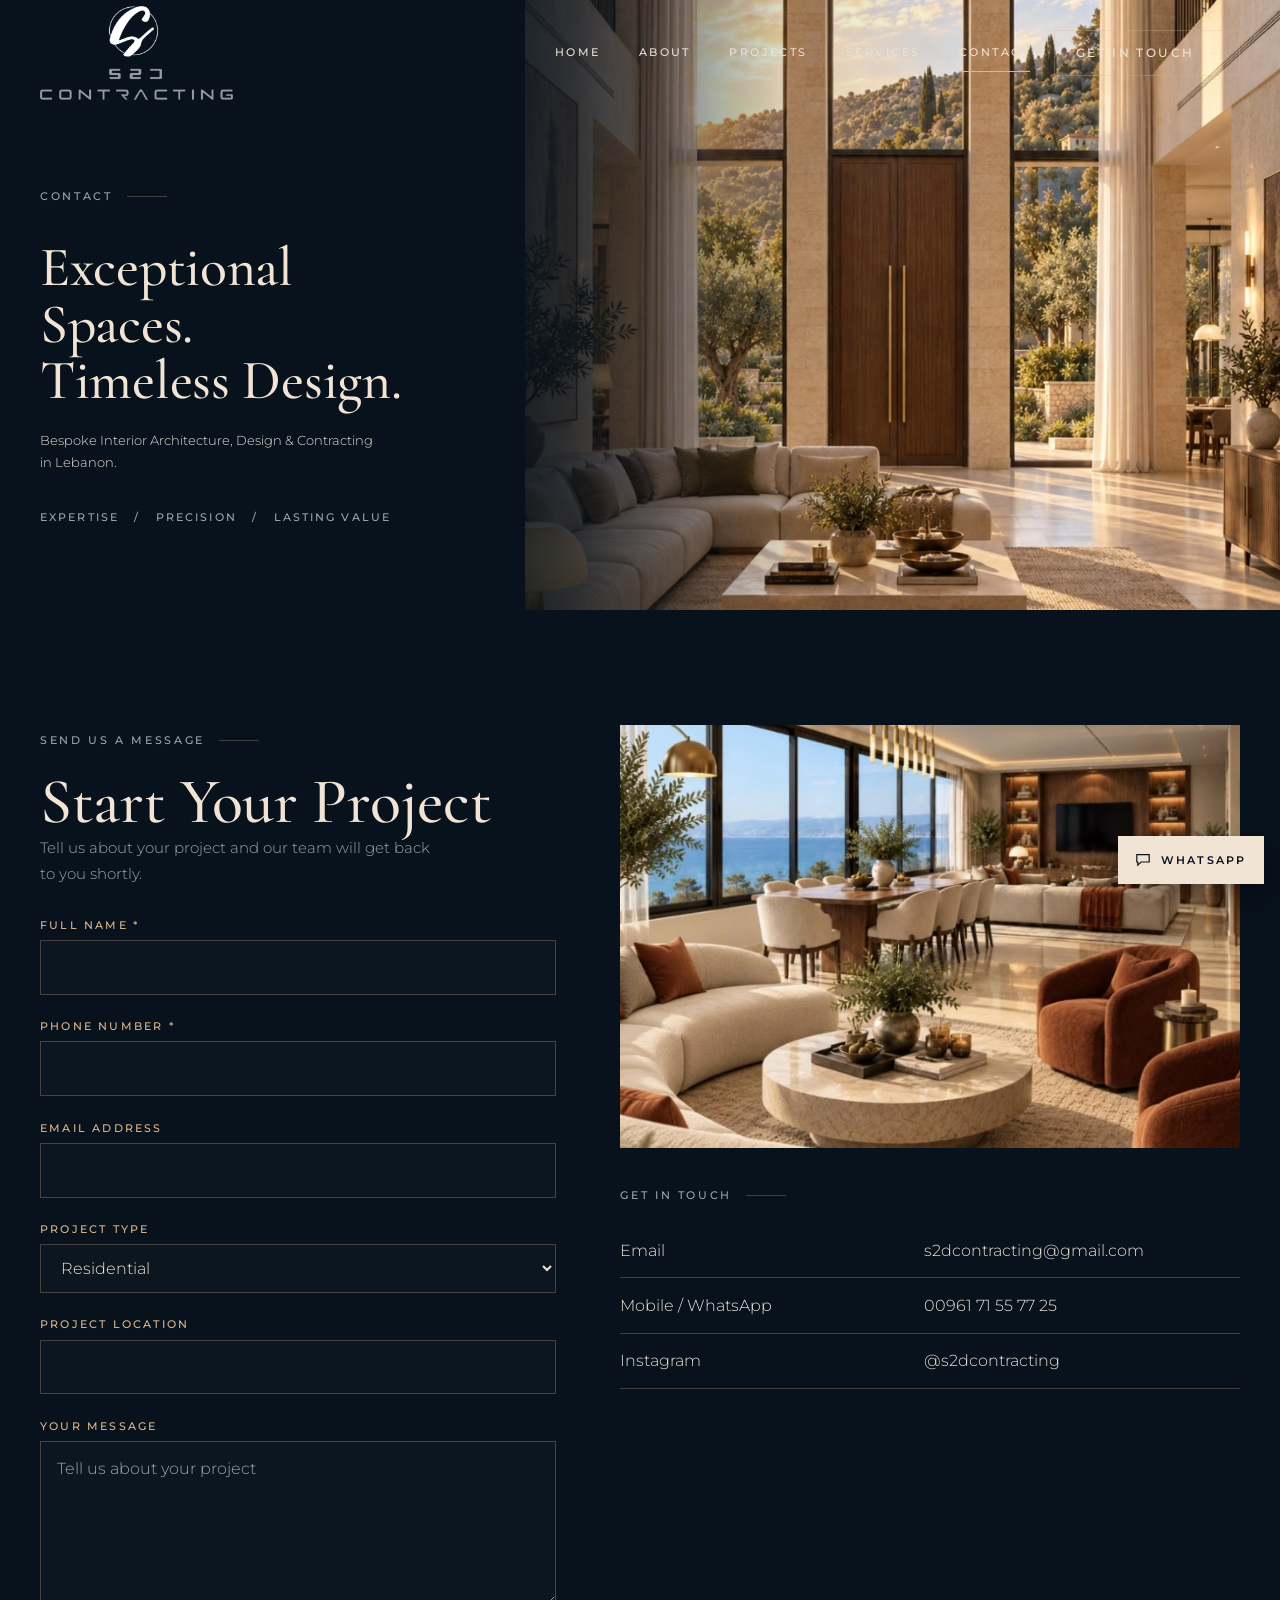
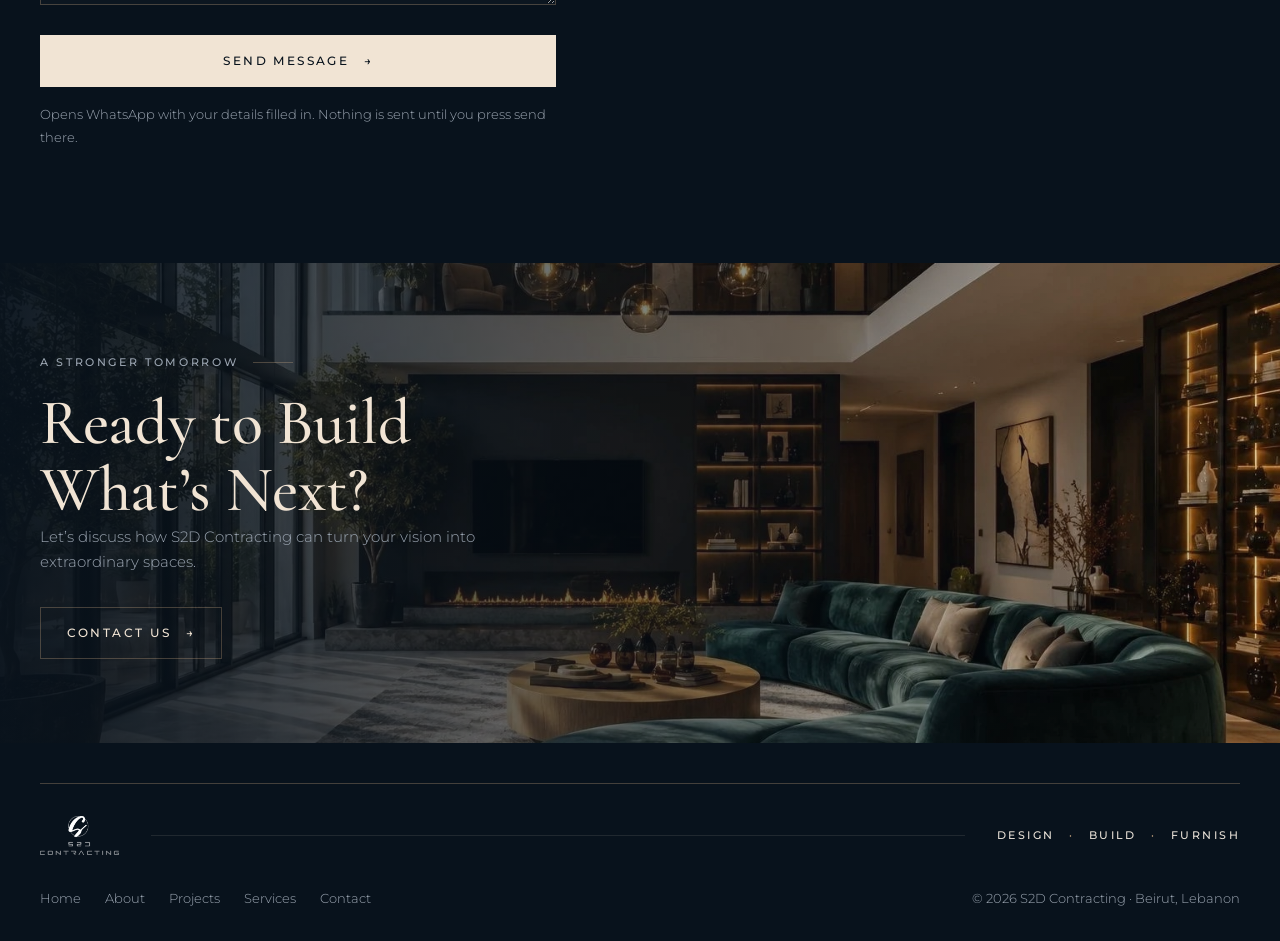
<file: contact.html>
<!doctype html>
<html lang="en">
<head>
  <meta charset="utf-8">
  <meta name="viewport" content="width=device-width, initial-scale=1">
  <title>Contact | S2D Contracting</title>
  <meta name="description" content="Have a project in mind? Contact S2D Contracting by WhatsApp, phone, email or Instagram to discuss your next build, renovation or investment project.">
  <meta name="theme-color" content="#08121C">
  <meta property="og:site_name" content="S2D Contracting">
  <meta property="og:title" content="Contact | S2D Contracting">
  <meta property="og:description" content="Have a project in mind? Contact S2D Contracting by WhatsApp, phone, email or Instagram to discuss your next build, renovation or investment project.">
  <meta property="og:type" content="website">
  <meta property="og:url" content="https://s2dcontracting.com/contact.html">
  <meta property="og:image" content="https://s2dcontracting.com/assets/images/og-image.jpg">
  <meta property="og:image:width" content="1200">
  <meta property="og:image:height" content="630">
  <meta name="twitter:card" content="summary_large_image">
  <link rel="canonical" href="https://s2dcontracting.com/contact.html">
  <link rel="icon" href="/assets/images/logo.png">
  <link rel="preconnect" href="https://fonts.googleapis.com">
  <link rel="preconnect" href="https://fonts.gstatic.com" crossorigin>
  <link href="https://fonts.googleapis.com/css2?family=Cormorant+Garamond:wght@400;500;600&amp;family=Montserrat:wght@300;400;500;600&amp;display=swap" rel="stylesheet">
  <link rel="stylesheet" href="/assets/css/site.css?v=logo-prominent-1">
  <script defer src="/assets/js/images.js?v=mock1"></script>
  <script defer src="/assets/js/projects-data.js?v=mock1"></script>
  <script defer src="/assets/js/site.js?v=mock1"></script>
</head>
<body>
  <a class="skip" href="#main">Skip to content</a>
  <header class="site-header">
    <div class="shell header-bar">
      <a class="brand" href="/" aria-label="S2D Contracting home">
        <img src="/assets/images/logo.png" alt="S2D Contracting" width="1257" height="611">
      </a>
      <nav class="nav" id="nav" aria-label="Main navigation">
        <a href="/">Home</a>
        <a href="/about.html">About</a>
        <a href="/projects.html">Projects</a>
        <a href="/services.html">Services</a>
        <a href="/contact.html" aria-current="page">Contact</a>
        <a class="btn btn-outline" href="/contact.html">Get in touch <span class="arrow" aria-hidden="true">→</span></a>
      </nav>
      <a class="btn btn-outline header-cta" href="/contact.html">Get in touch <span class="arrow" aria-hidden="true">→</span></a>
      <button class="menu" type="button" aria-expanded="false" aria-controls="nav" aria-label="Open menu"><span></span></button>
    </div>
  </header>
  <main id="main" class="client-contact-page">
    <section class="client-contact-hero">
      <div class="client-contact-hero-photo" role="img" aria-label="Luxury residence interior with tall arched windows"></div>
      <div class="shell client-contact-hero-inner">
        <div class="client-contact-hero-copy">
          <p class="label">Contact</p>
          <h1 class="h-xl">Exceptional<br>Spaces.<br>Timeless Design.</h1>
          <p class="lead">Bespoke Interior Architecture, Design &amp; Contracting in Lebanon.</p>
          <p class="caps client-contact-small">Expertise &nbsp; / &nbsp; Precision &nbsp; / &nbsp; Lasting Value</p>
        </div>
      </div>
    </section>

    <section class="section client-contact-content" id="enquiry" aria-labelledby="enquiry-title">
      <div class="shell client-contact-columns">
        <div class="client-contact-form-side">
          <p class="label">Send us a message</p>
          <h2 class="h-lg" id="enquiry-title">Start Your Project</h2>
          <p class="copy">Tell us about your project and our team will get back to you shortly.</p>
          <form class="form client-contact-form" id="enquiryForm" name="project-enquiry" data-whatsapp="96171557725" action="https://wa.me/96171557725" method="GET" target="_blank">
            <div class="field"><label for="name">Full Name *</label><input id="name" required name="name" type="text" autocomplete="name"></div>
            <div class="field"><label for="phone">Phone Number *</label><input id="phone" required name="phone" type="tel" autocomplete="tel"></div>
            <div class="field"><label for="email">Email Address</label><input id="email" name="email" type="email" autocomplete="email"></div>
            <div class="field"><label for="project-type">Project Type</label><select id="project-type" name="project-type"><option>Residential</option><option>Commercial</option><option>Office</option><option>Hospitality / Café</option><option>Renovation</option><option>Other</option></select></div>
            <div class="field"><label for="location">Project Location</label><input id="location" name="location" type="text"></div>
            <div class="field"><label for="message">Your Message</label><textarea id="message" name="message" rows="5" placeholder="Tell us about your project"></textarea></div>
            <button class="btn btn-cream" type="submit">Send Message <span class="arrow" aria-hidden="true">→</span></button>
            <p class="form-note" id="enquiryNote" role="status" aria-live="polite">Opens WhatsApp with your details filled in. Nothing is sent until you press send there.</p>
          </form>
        </div>
        <div class="client-contact-photo-side">
          <img src="/assets/media/client-2026/contact-living.webp" alt="Warm contemporary living and dining room with sea views" width="1600" height="1050" loading="lazy">
          <div class="client-contact-details">
            <p class="label">Get in touch</p>
            <div><span>Email</span><a href="mailto:s2dcontracting@gmail.com">s2dcontracting@gmail.com</a></div>
            <div><span>Mobile / WhatsApp</span><a href="https://wa.me/96171557725">00961 71 55 77 25</a></div>
            <div><span>Instagram</span><a href="https://instagram.com/s2dcontracting" target="_blank" rel="noopener">@s2dcontracting</a></div>
          </div>
        </div>
      </div>
    </section>
    <section class="client-contact-final">
      <div class="shell client-contact-final-inner">
        <p class="label">A stronger tomorrow</p>
        <h2 class="h-lg">Ready to Build<br>What’s Next?</h2>
        <p class="copy">Let’s discuss how S2D Contracting can turn your vision into extraordinary spaces.</p>
        <a class="btn btn-outline" href="#enquiry">Contact us <span class="arrow" aria-hidden="true">→</span></a>
      </div>
    </section>
  </main>
  <footer class="site-footer">
    <div class="shell">
      <div class="footer-line">
        <a class="footer-brand" href="/" aria-label="S2D Contracting home">
          <img src="/assets/images/logo.png" alt="S2D Contracting" width="1257" height="611" loading="lazy">
        </a>
        <span class="rule" aria-hidden="true"></span>
        <p class="footer-motto caps">Design<b aria-hidden="true">·</b>Build<b aria-hidden="true">·</b>Furnish</p>
      </div>
      <div class="footer-meta">
        <nav aria-label="Footer navigation">
          <a href="/">Home</a>
          <a href="/about.html">About</a>
          <a href="/projects.html">Projects</a>
          <a href="/services.html">Services</a>
          <a href="/contact.html">Contact</a>
        </nav>
        <p>© <span id="year">2026</span> S2D Contracting · Beirut, Lebanon</p>
      </div>
    </div>
  </footer>
  <a class="contact-fab" href="https://wa.me/96171557725?text=Hello%20S2D%20Contracting%2C%20I%20would%20like%20to%20discuss%20a%20project." target="_blank" rel="noopener" aria-label="Contact us on WhatsApp">
    <svg width="16" height="16" viewBox="0 0 16 16" aria-hidden="true" focusable="false"><path d="M1.8 2.6h12.4v7.4H6.1L2.8 13.1V10H1.8V2.6Z" fill="none" stroke="currentColor" stroke-width="1.2"/></svg>
    <span>WhatsApp</span>
  </a>
</body>
</html>
</file>
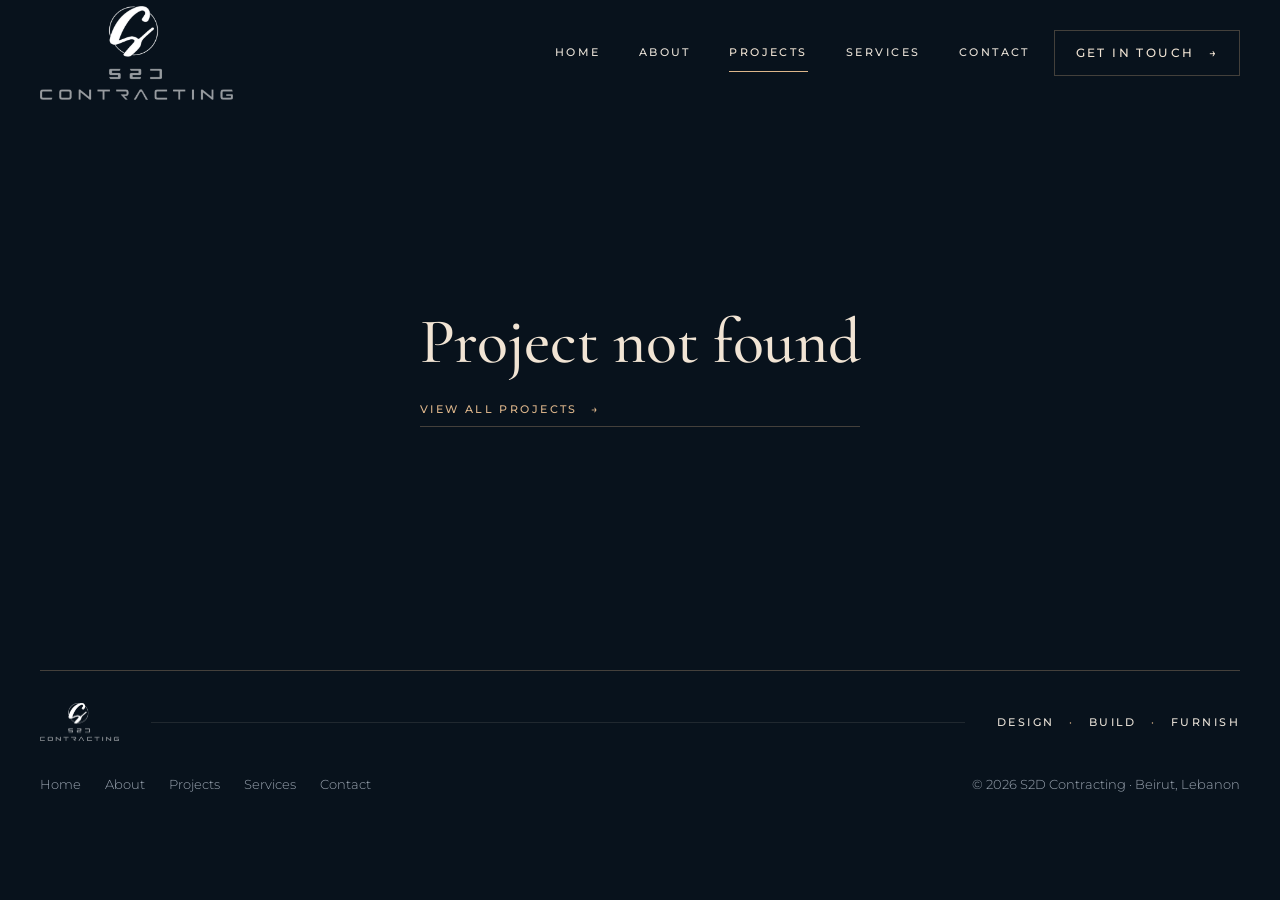
<file: project.html>
<!doctype html>
<html lang="en">
<head>
  <meta charset="utf-8">
  <meta name="viewport" content="width=device-width, initial-scale=1">
  <title>Project | S2D Contracting</title>
  <meta name="description" content="S2D Contracting project portfolio.">
  <meta name="theme-color" content="#08121C">
  <meta property="og:site_name" content="S2D Contracting">
  <meta property="og:title" content="Project | S2D Contracting">
  <meta property="og:description" content="S2D Contracting project portfolio.">
  <meta property="og:type" content="website">
  <meta property="og:url" content="https://s2dcontracting.com/projects.html">
  <meta property="og:image" content="https://s2dcontracting.com/assets/images/og-image.jpg">
  <meta property="og:image:width" content="1200">
  <meta property="og:image:height" content="630">
  <meta name="twitter:card" content="summary_large_image">
  <link rel="canonical" href="https://s2dcontracting.com/projects.html">
  <link rel="icon" href="/assets/images/logo.png">
  <link rel="preconnect" href="https://fonts.googleapis.com">
  <link rel="preconnect" href="https://fonts.gstatic.com" crossorigin>
  <link href="https://fonts.googleapis.com/css2?family=Cormorant+Garamond:wght@400;500;600&amp;family=Montserrat:wght@300;400;500;600&amp;display=swap" rel="stylesheet">
  <link rel="stylesheet" href="/assets/css/site.css?v=logo-prominent-1">
  <script defer src="/assets/js/images.js?v=hero-photo-1"></script>
  <script defer src="/assets/js/projects-data.js?v=hero-photo-1"></script>
  <script defer src="/assets/js/site.js?v=mock1"></script>
  <script defer src="/assets/js/project-page.js?v=hero-photo-1"></script>
</head>
<body>
  <a class="skip" href="#main">Skip to content</a>
  <header class="site-header">
    <div class="shell header-bar">
      <a class="brand" href="/" aria-label="S2D Contracting home">
        <img src="/assets/images/logo.png" alt="S2D Contracting" width="1257" height="611">
      </a>
      <nav class="nav" id="nav" aria-label="Main navigation">
        <a href="/">Home</a>
        <a href="/about.html">About</a>
        <a href="/projects.html" aria-current="page">Projects</a>
        <a href="/services.html">Services</a>
        <a href="/contact.html">Contact</a>
        <a class="btn btn-outline" href="/contact.html">Get in touch <span class="arrow" aria-hidden="true">→</span></a>
      </nav>
      <a class="btn btn-outline header-cta" href="/contact.html">Get in touch <span class="arrow" aria-hidden="true">→</span></a>
      <button class="menu" type="button" aria-expanded="false" aria-controls="nav" aria-label="Open menu"><span></span></button>
    </div>
  </header>
  <main id="main" data-project-main>
    <section class="not-found">
      <p>Loading project…</p>
    </section>
  </main>
  <footer class="site-footer">
    <div class="shell">
      <div class="footer-line">
        <a class="footer-brand" href="/" aria-label="S2D Contracting home">
          <img src="/assets/images/logo.png" alt="S2D Contracting" width="1257" height="611" loading="lazy">
        </a>
        <span class="rule" aria-hidden="true"></span>
        <p class="footer-motto caps">Design<b aria-hidden="true">·</b>Build<b aria-hidden="true">·</b>Furnish</p>
      </div>
      <div class="footer-meta">
        <nav aria-label="Footer navigation">
          <a href="/">Home</a>
          <a href="/about.html">About</a>
          <a href="/projects.html">Projects</a>
          <a href="/services.html">Services</a>
          <a href="/contact.html">Contact</a>
        </nav>
        <p>© <span id="year">2026</span> S2D Contracting · Beirut, Lebanon</p>
      </div>
    </div>
  </footer>
  <a class="contact-fab" href="https://wa.me/96171557725?text=Hello%20S2D%20Contracting%2C%20I%20would%20like%20to%20discuss%20a%20project." target="_blank" rel="noopener" aria-label="Contact us on WhatsApp">
    <svg width="16" height="16" viewBox="0 0 16 16" aria-hidden="true" focusable="false"><path d="M1.8 2.6h12.4v7.4H6.1L2.8 13.1V10H1.8V2.6Z" fill="none" stroke="currentColor" stroke-width="1.2"/></svg>
    <span>WhatsApp</span>
  </a>
  <div class="lightbox" aria-hidden="true">
    <button class="lightbox-close" type="button" aria-label="Close">×</button>
    <div>
      <img alt="">
      <p></p>
    </div>
  </div>
</body>
</html>
</file>
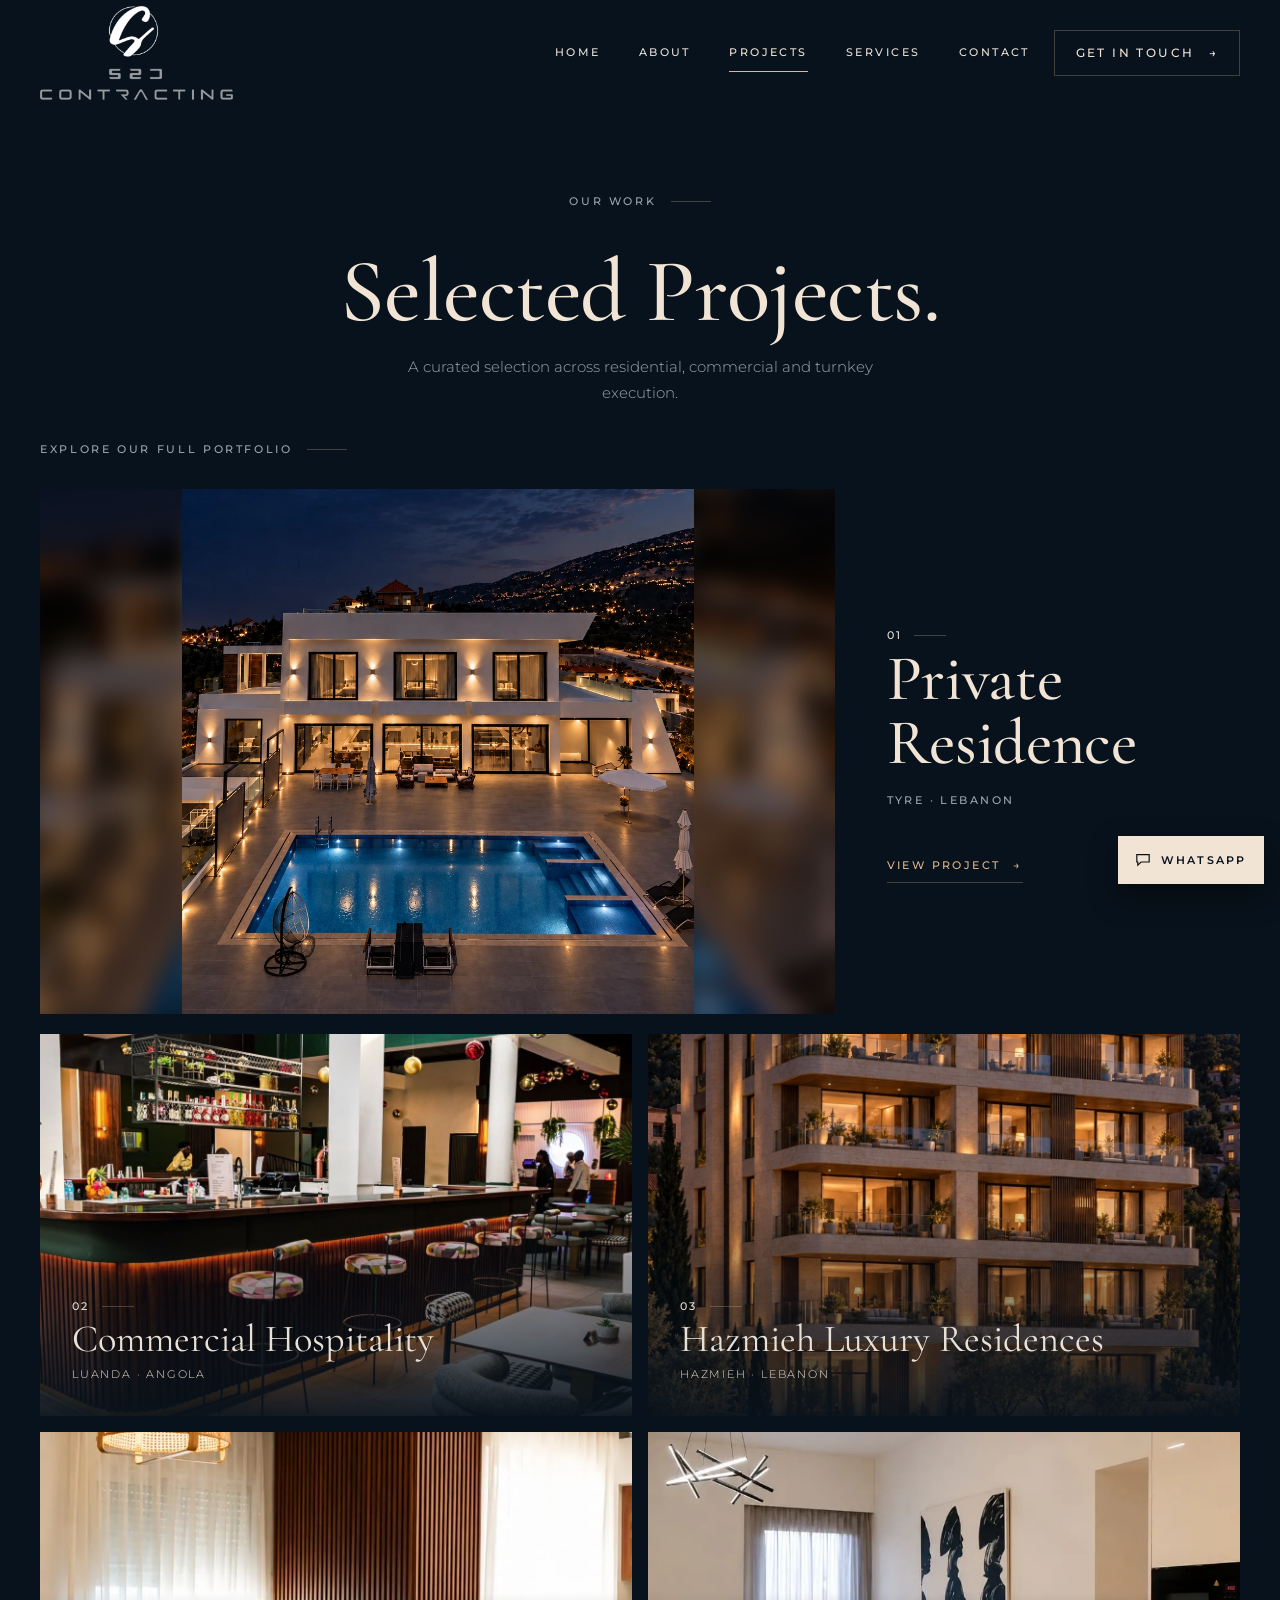
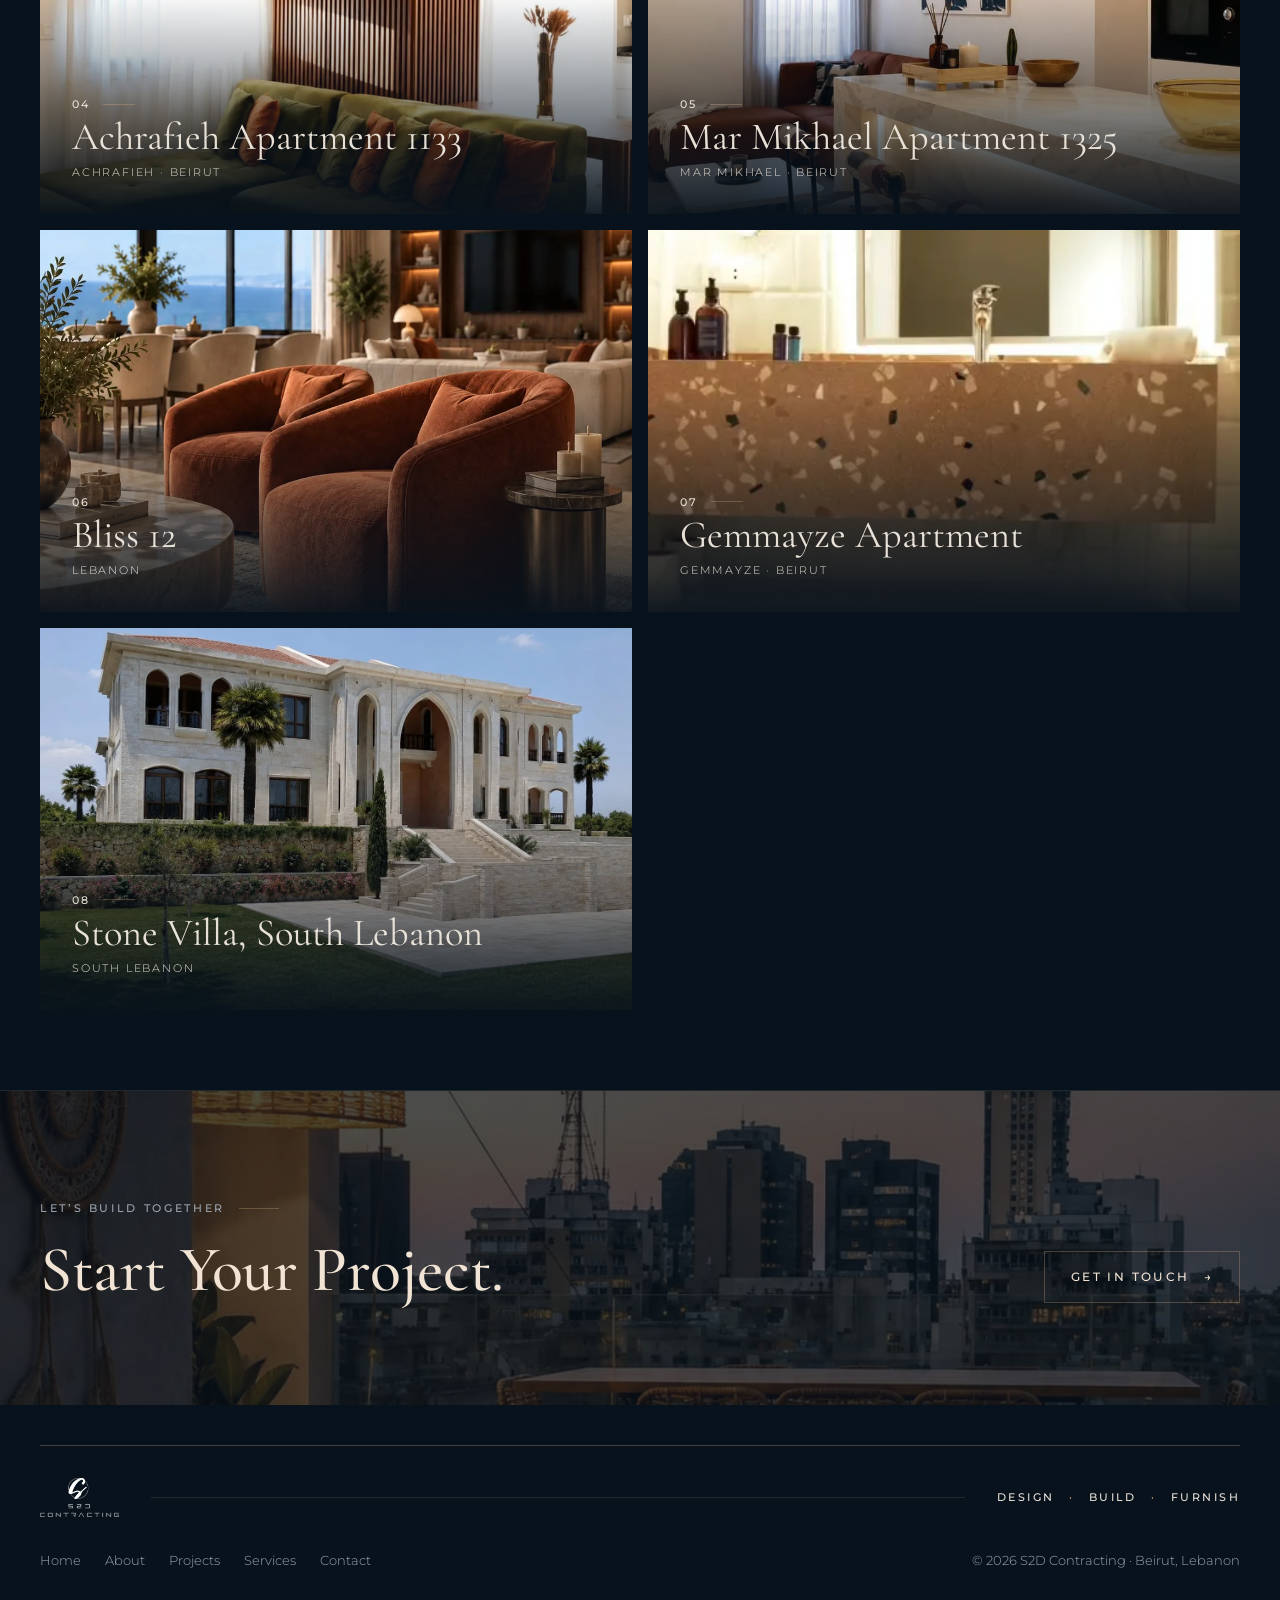
<file: projects.html>
<!doctype html>
<html lang="en">
<head>
  <meta charset="utf-8">
  <meta name="viewport" content="width=device-width, initial-scale=1">
  <title>Selected Projects | S2D Contracting</title>
  <meta name="description" content="A curated selection of S2D projects across residential, commercial and turnkey execution in Lebanon and abroad.">
  <meta name="theme-color" content="#08121C">
  <meta property="og:site_name" content="S2D Contracting">
  <meta property="og:title" content="Selected Projects | S2D Contracting">
  <meta property="og:description" content="A curated selection of S2D projects across residential, commercial and turnkey execution in Lebanon and abroad.">
  <meta property="og:type" content="website">
  <meta property="og:url" content="https://s2dcontracting.com/projects.html">
  <meta property="og:image" content="https://s2dcontracting.com/assets/images/og-image.jpg">
  <meta property="og:image:width" content="1200">
  <meta property="og:image:height" content="630">
  <meta name="twitter:card" content="summary_large_image">
  <link rel="canonical" href="https://s2dcontracting.com/projects.html">
  <link rel="icon" href="/assets/images/logo.png">
  <link rel="preconnect" href="https://fonts.googleapis.com">
  <link rel="preconnect" href="https://fonts.gstatic.com" crossorigin>
  <link href="https://fonts.googleapis.com/css2?family=Cormorant+Garamond:wght@400;500;600&amp;family=Montserrat:wght@300;400;500;600&amp;display=swap" rel="stylesheet">
  <link rel="stylesheet" href="/assets/css/site.css?v=logo-prominent-1">
  <script defer src="/assets/js/images.js?v=mock1"></script>
  <script defer src="/assets/js/projects-data.js?v=mock1"></script>
  <script defer src="/assets/js/site.js?v=mock1"></script>
</head>
<body>
  <a class="skip" href="#main">Skip to content</a>
  <header class="site-header">
    <div class="shell header-bar">
      <a class="brand" href="/" aria-label="S2D Contracting home">
        <img src="/assets/images/logo.png" alt="S2D Contracting" width="1257" height="611">
      </a>
      <nav class="nav" id="nav" aria-label="Main navigation">
        <a href="/">Home</a>
        <a href="/about.html">About</a>
        <a href="/projects.html" aria-current="page">Projects</a>
        <a href="/services.html">Services</a>
        <a href="/contact.html">Contact</a>
        <a class="btn btn-outline" href="/contact.html">Get in touch <span class="arrow" aria-hidden="true">→</span></a>
      </nav>
      <a class="btn btn-outline header-cta" href="/contact.html">Get in touch <span class="arrow" aria-hidden="true">→</span></a>
      <button class="menu" type="button" aria-expanded="false" aria-controls="nav" aria-label="Open menu"><span></span></button>
    </div>
  </header>
  <main id="main" class="client-projects-page">
    <section class="client-projects-intro shell">
      <p class="label">Our work</p>
      <h1 class="h-xl">Selected Projects.</h1>
      <p class="copy">A curated selection across residential, commercial and turnkey execution.</p>
    </section>
    <section class="shell client-projects-selection" aria-label="Selected work">
      <p class="label">Explore our full portfolio</p>
      <article class="client-project-featured">
        <a href="/project.html?project=villa-tyre" class="client-project-featured-image client-villa-true-photo"><img src="/assets/media/client-2026/projects-residence-focus.webp" alt="Luxury private villa with illuminated swimming pool" loading="eager"></a>
        <div class="client-project-featured-text"><p class="num">01</p><h2 class="h-lg">Private<br>Residence</h2><p class="caps">Tyre · Lebanon</p><a class="link-arrow" href="/project.html?project=villa-tyre">View project <span aria-hidden="true">→</span></a></div>
      </article>
      <div class="client-project-card-grid">
        <a class="client-project-card" href="/project.html?project=mundos-food-court"><img src="/assets/media/client-2026/projects-hospitality.webp" alt="Completed commercial hospitality interior"><span class="client-project-card-copy"><span class="num">02</span><strong>Commercial Hospitality</strong><small>Luanda · Angola</small></span></a>
        <a class="client-project-card" href="/project.html?project=hazmieh-residences"><img src="/assets/media/client-2026/about-building.webp" alt="Hazmieh Luxury Residences, stone facade with lit terraces at dusk" loading="lazy"><span class="client-project-card-copy"><span class="num">03</span><strong>Hazmieh Luxury Residences</strong><small>Hazmieh · Lebanon</small></span></a>
        <a class="client-project-card" href="/project.html?project=achrafieh-airbnb-1133"><img src="/assets/media/achrafieh-airbnb-1133/01.webp" alt="Living room with rattan pendant and olive sofa" loading="lazy"><span class="client-project-card-copy"><span class="num">04</span><strong>Achrafieh Apartment 1133</strong><small>Achrafieh · Beirut</small></span></a>
        <a class="client-project-card" href="/project.html?project=mar-mikhael-1325"><img src="/assets/media/mar-mikhael-1325/01.webp" alt="Open living area with marble breakfast bar" loading="lazy"><span class="client-project-card-copy"><span class="num">05</span><strong>Mar Mikhael Apartment 1325</strong><small>Mar Mikhael · Beirut</small></span></a>
        <a class="client-project-card" href="/project.html?project=bliss-12"><img src="/assets/media/bliss-12/03.webp" alt="3D render: lounge chairs by the window" loading="lazy"><span class="client-project-card-copy"><span class="num">06</span><strong>Bliss 12</strong><small>Lebanon</small></span></a>
        <a class="client-project-card" href="/project.html?project=gemmayze-airbnb"><img src="/assets/media/gemmayze-airbnb/01-poster.webp" alt="Gemmayze apartment walkthrough video" loading="lazy"><span class="client-project-card-copy"><span class="num">07</span><strong>Gemmayze Apartment</strong><small>Gemmayze · Beirut</small></span></a>
        <a class="client-project-card" href="/project.html?project=villa-south-lebanon"><img src="/assets/media/villa-south-lebanon/01.webp" alt="Stone villa in South Lebanon with arched facade and lawn" loading="lazy"><span class="client-project-card-copy"><span class="num">08</span><strong>Stone Villa, South Lebanon</strong><small>South Lebanon</small></span></a>
      </div>
    </section>
    <section class="cta"><div class="media media-cover shade-full" data-image-id="achrafieh-airbnb-1133-07" data-decorative></div><div class="shell cta-inner"><div class="reveal"><p class="label">Let’s build together</p><h2 class="h-lg">Start Your Project.</h2></div><a class="btn btn-outline reveal" href="/contact.html#enquiry">Get in touch <span class="arrow" aria-hidden="true">→</span></a></div></section>
  </main>
  <footer class="site-footer">
    <div class="shell">
      <div class="footer-line">
        <a class="footer-brand" href="/" aria-label="S2D Contracting home">
          <img src="/assets/images/logo.png" alt="S2D Contracting" width="1257" height="611" loading="lazy">
        </a>
        <span class="rule" aria-hidden="true"></span>
        <p class="footer-motto caps">Design<b aria-hidden="true">·</b>Build<b aria-hidden="true">·</b>Furnish</p>
      </div>
      <div class="footer-meta">
        <nav aria-label="Footer navigation">
          <a href="/">Home</a>
          <a href="/about.html">About</a>
          <a href="/projects.html">Projects</a>
          <a href="/services.html">Services</a>
          <a href="/contact.html">Contact</a>
        </nav>
        <p>© <span id="year">2026</span> S2D Contracting · Beirut, Lebanon</p>
      </div>
    </div>
  </footer>
  <a class="contact-fab" href="https://wa.me/96171557725?text=Hello%20S2D%20Contracting%2C%20I%20would%20like%20to%20discuss%20a%20project." target="_blank" rel="noopener" aria-label="Contact us on WhatsApp">
    <svg width="16" height="16" viewBox="0 0 16 16" aria-hidden="true" focusable="false"><path d="M1.8 2.6h12.4v7.4H6.1L2.8 13.1V10H1.8V2.6Z" fill="none" stroke="currentColor" stroke-width="1.2"/></svg>
    <span>WhatsApp</span>
  </a>
</body>
</html>
</file>
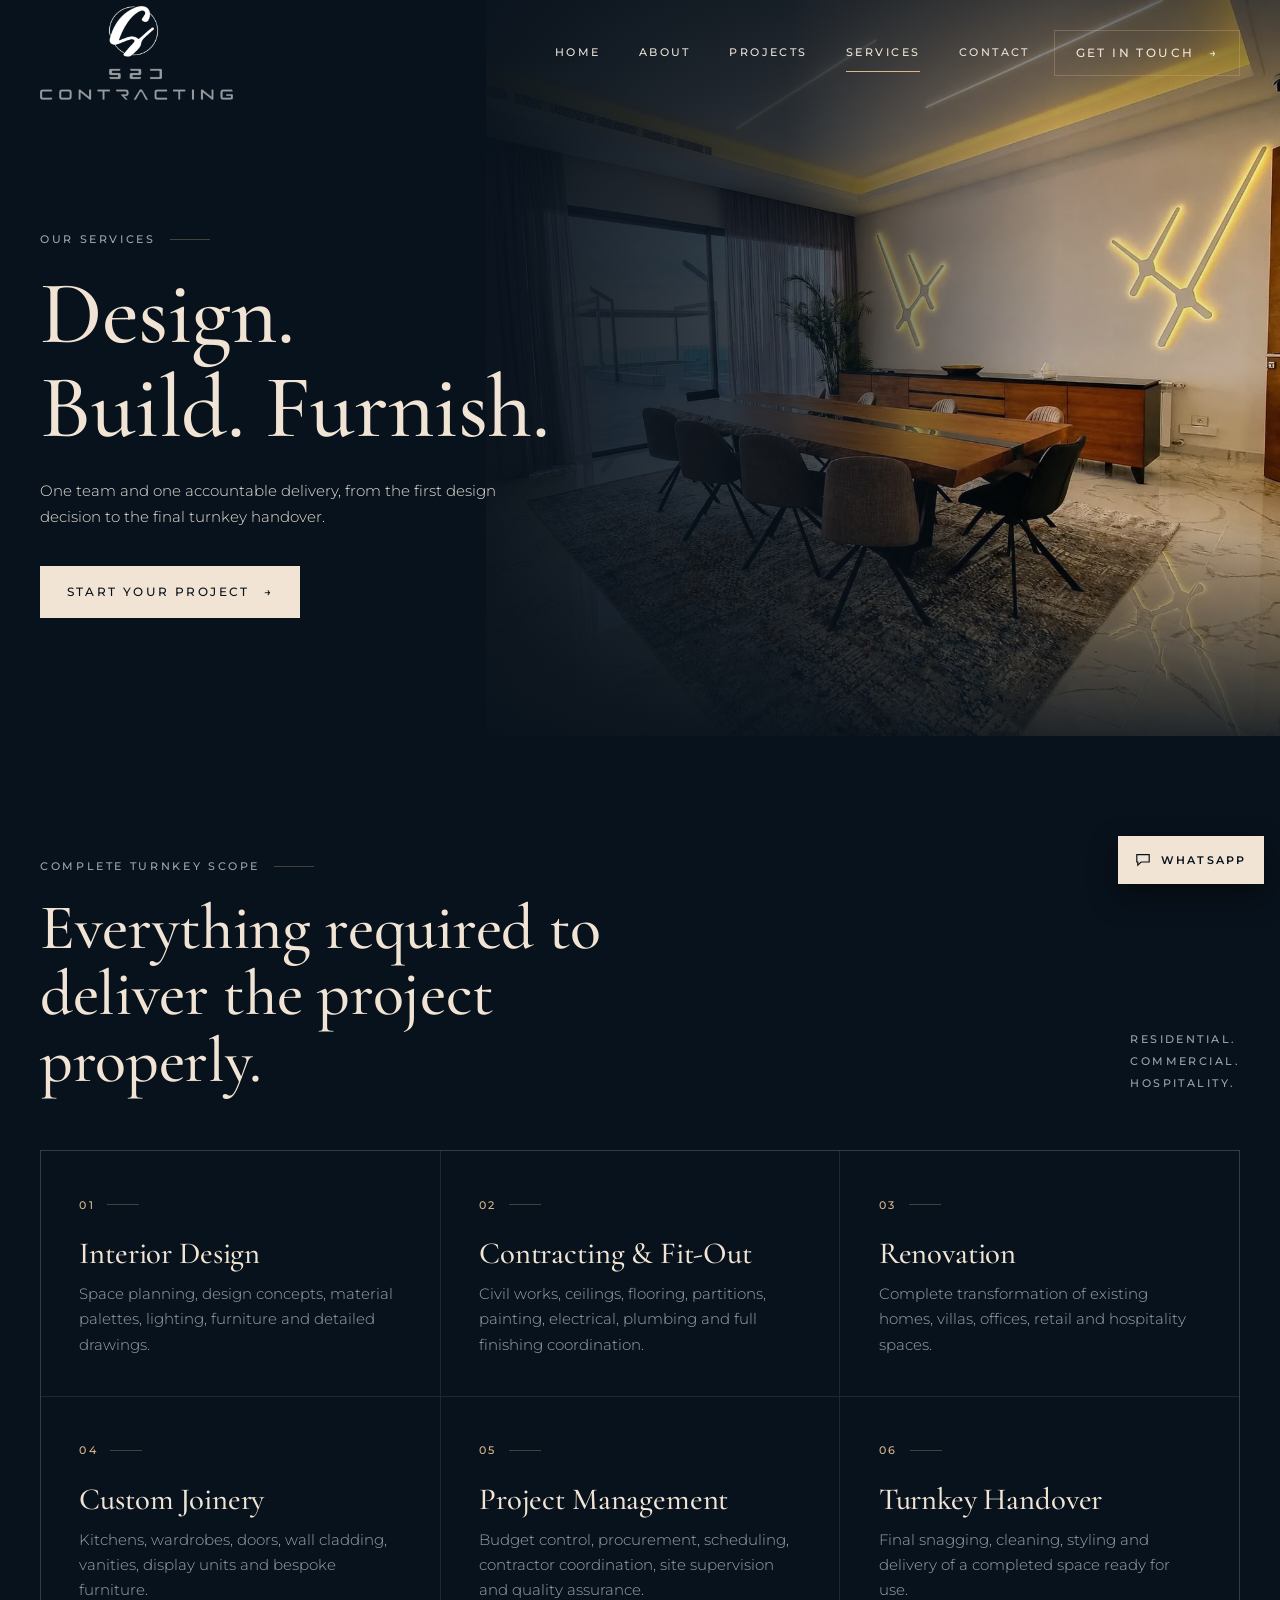
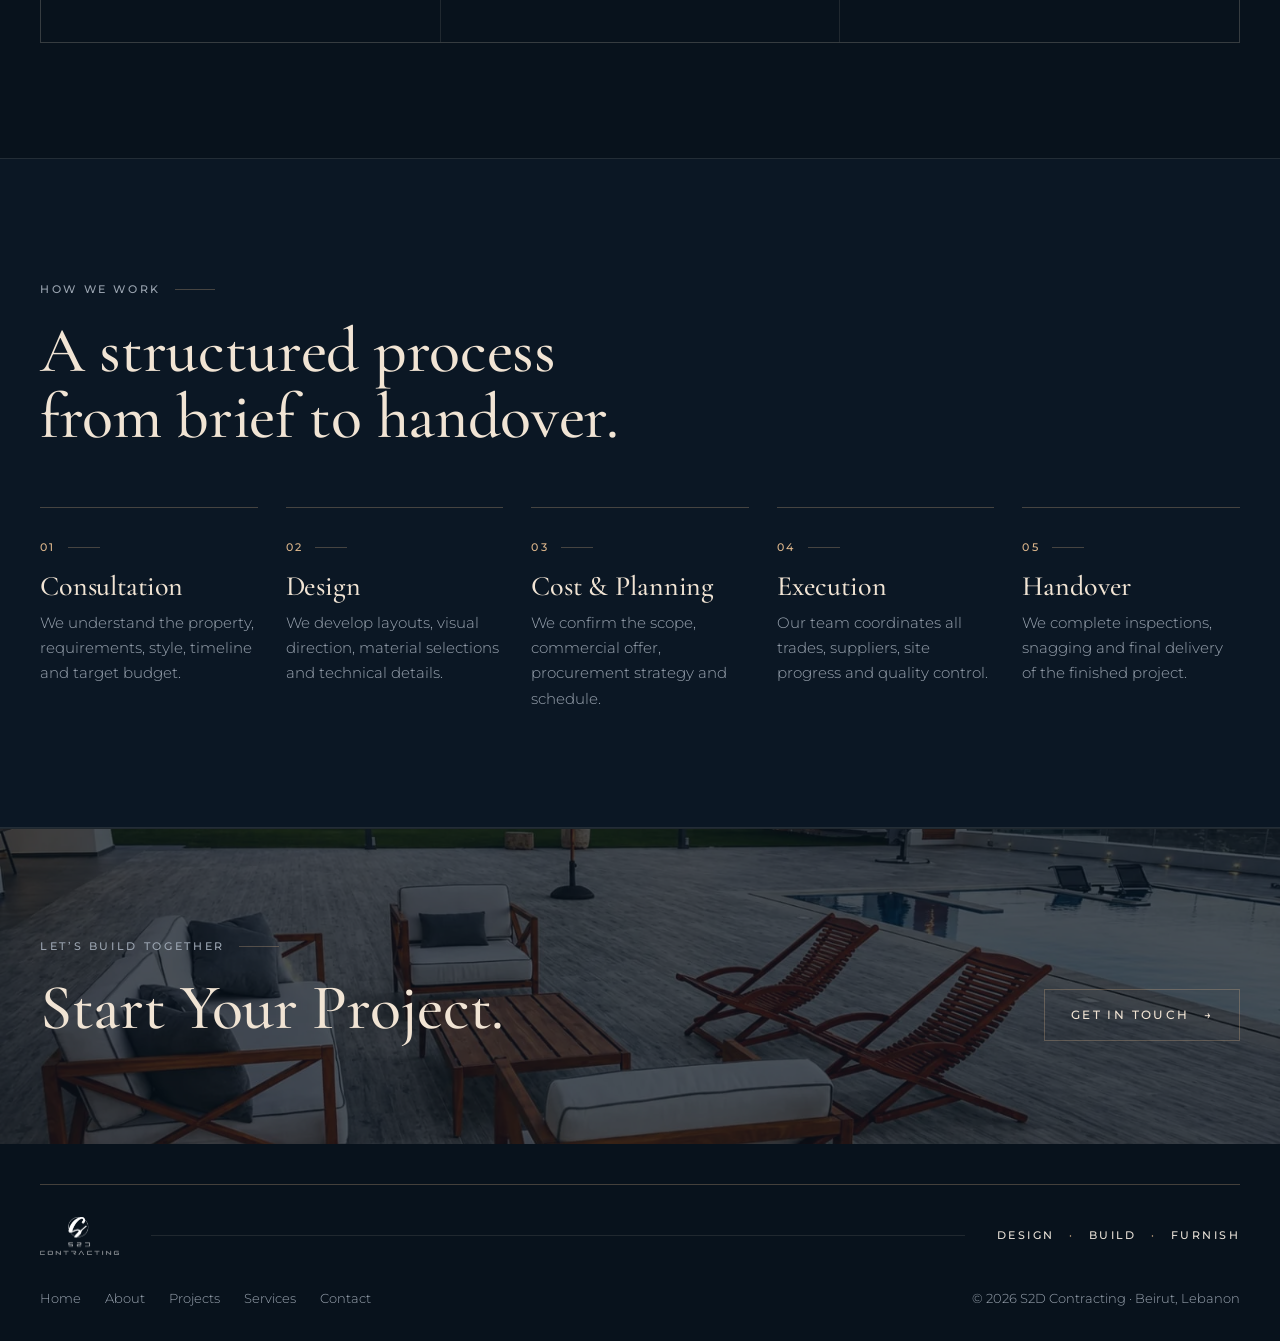
<file: services.html>
<!doctype html>
<html lang="en">
<head>
  <meta charset="utf-8">
  <meta name="viewport" content="width=device-width, initial-scale=1">
  <title>Services | S2D Contracting</title>
  <meta name="description" content="Interior design, contracting and fit-out, renovation, custom joinery, project management and turnkey handover by S2D Contracting.">
  <meta name="theme-color" content="#08121C">
  <meta property="og:site_name" content="S2D Contracting">
  <meta property="og:title" content="Services | S2D Contracting">
  <meta property="og:description" content="Interior design, contracting and fit-out, renovation, custom joinery, project management and turnkey handover by S2D Contracting.">
  <meta property="og:type" content="website">
  <meta property="og:url" content="https://s2dcontracting.com/services.html">
  <meta property="og:image" content="https://s2dcontracting.com/assets/images/og-image.jpg">
  <meta property="og:image:width" content="1200">
  <meta property="og:image:height" content="630">
  <meta name="twitter:card" content="summary_large_image">
  <link rel="canonical" href="https://s2dcontracting.com/services.html">
  <link rel="icon" href="/assets/images/logo.png">
  <link rel="preconnect" href="https://fonts.googleapis.com">
  <link rel="preconnect" href="https://fonts.gstatic.com" crossorigin>
  <link href="https://fonts.googleapis.com/css2?family=Cormorant+Garamond:wght@400;500;600&amp;family=Montserrat:wght@300;400;500;600&amp;display=swap" rel="stylesheet">
  <link rel="stylesheet" href="/assets/css/site.css?v=logo-prominent-1">
  <script defer src="/assets/js/images.js?v=mock1"></script>
  <script defer src="/assets/js/projects-data.js?v=mock1"></script>
  <script defer src="/assets/js/site.js?v=mock1"></script>
</head>
<body>
  <a class="skip" href="#main">Skip to content</a>
  <header class="site-header">
    <div class="shell header-bar">
      <a class="brand" href="/" aria-label="S2D Contracting home">
        <img src="/assets/images/logo.png" alt="S2D Contracting" width="1257" height="611">
      </a>
      <nav class="nav" id="nav" aria-label="Main navigation">
        <a href="/">Home</a>
        <a href="/about.html">About</a>
        <a href="/projects.html">Projects</a>
        <a href="/services.html" aria-current="page">Services</a>
        <a href="/contact.html">Contact</a>
        <a class="btn btn-outline" href="/contact.html">Get in touch <span class="arrow" aria-hidden="true">→</span></a>
      </nav>
      <a class="btn btn-outline header-cta" href="/contact.html">Get in touch <span class="arrow" aria-hidden="true">→</span></a>
      <button class="menu" type="button" aria-expanded="false" aria-controls="nav" aria-label="Open menu"><span></span></button>
    </div>
  </header>
  <main id="main">
    <section class="page-hero">
      <div class="media media-cover shade-left" data-image-id="villa-tyre-09" data-eager data-decorative></div>
      <div class="shell page-hero-inner">
        <p class="label">Our services</p>
        <h1 class="h-xl">Design.<br>Build. Furnish.</h1>
        <p class="copy">One team and one accountable delivery, from the first design decision to the final turnkey handover.</p>
        <a class="btn btn-cream" href="/contact.html#enquiry">Start your project <span class="arrow" aria-hidden="true">→</span></a>
      </div>
    </section>

    <section class="section" aria-labelledby="scope-title">
      <div class="shell">
        <div class="heading-row reveal">
          <div>
            <p class="label">Complete turnkey scope</p>
            <h2 class="h-lg" id="scope-title">Everything required to deliver the project properly.</h2>
          </div>
          <p class="aside caps">Residential.<br>Commercial.<br>Hospitality.</p>
        </div>
        <div class="service-grid">
        <article class="service reveal" id="design">
          <span class="num caps">01</span>
          <h3>Interior Design</h3>
          <p>Space planning, design concepts, material palettes, lighting, furniture and detailed drawings.</p>
        </article>
        <article class="service reveal" id="build">
          <span class="num caps">02</span>
          <h3>Contracting &amp; Fit-Out</h3>
          <p>Civil works, ceilings, flooring, partitions, painting, electrical, plumbing and full finishing coordination.</p>
        </article>
        <article class="service reveal" id="renovation">
          <span class="num caps">03</span>
          <h3>Renovation</h3>
          <p>Complete transformation of existing homes, villas, offices, retail and hospitality spaces.</p>
        </article>
        <article class="service reveal" id="joinery">
          <span class="num caps">04</span>
          <h3>Custom Joinery</h3>
          <p>Kitchens, wardrobes, doors, wall cladding, vanities, display units and bespoke furniture.</p>
        </article>
        <article class="service reveal" id="management">
          <span class="num caps">05</span>
          <h3>Project Management</h3>
          <p>Budget control, procurement, scheduling, contractor coordination, site supervision and quality assurance.</p>
        </article>
        <article class="service reveal" id="furnish">
          <span class="num caps">06</span>
          <h3>Turnkey Handover</h3>
          <p>Final snagging, cleaning, styling and delivery of a completed space ready for use.</p>
        </article>
        </div>
      </div>
    </section>

    <section class="section reach" aria-labelledby="process-title">
      <div class="shell">
        <div class="heading-row reveal">
          <div>
            <p class="label">How we work</p>
            <h2 class="h-lg" id="process-title">A structured process<br>from brief to handover.</h2>
          </div>
        </div>
        <ol class="steps">
        <li class="reveal">
          <span class="num caps">01</span>
          <h3>Consultation</h3>
          <p>We understand the property, requirements, style, timeline and target budget.</p>
        </li>
        <li class="reveal">
          <span class="num caps">02</span>
          <h3>Design</h3>
          <p>We develop layouts, visual direction, material selections and technical details.</p>
        </li>
        <li class="reveal">
          <span class="num caps">03</span>
          <h3>Cost &amp; Planning</h3>
          <p>We confirm the scope, commercial offer, procurement strategy and schedule.</p>
        </li>
        <li class="reveal">
          <span class="num caps">04</span>
          <h3>Execution</h3>
          <p>Our team coordinates all trades, suppliers, site progress and quality control.</p>
        </li>
        <li class="reveal">
          <span class="num caps">05</span>
          <h3>Handover</h3>
          <p>We complete inspections, snagging and final delivery of the finished project.</p>
        </li>
        </ol>
      </div>
    </section>

    <section class="cta">
      <div class="media media-cover shade-full" data-image-id="villa-tyre-07" data-decorative></div>
      <div class="shell cta-inner">
        <div class="reveal">
          <p class="label">Let’s build together</p>
          <h2 class="h-lg">Start Your Project.</h2>
        </div>
        <a class="btn btn-outline reveal" href="/contact.html#enquiry">Get in touch <span class="arrow" aria-hidden="true">→</span></a>
      </div>
    </section>
  </main>
  <footer class="site-footer">
    <div class="shell">
      <div class="footer-line">
        <a class="footer-brand" href="/" aria-label="S2D Contracting home">
          <img src="/assets/images/logo.png" alt="S2D Contracting" width="1257" height="611" loading="lazy">
        </a>
        <span class="rule" aria-hidden="true"></span>
        <p class="footer-motto caps">Design<b aria-hidden="true">·</b>Build<b aria-hidden="true">·</b>Furnish</p>
      </div>
      <div class="footer-meta">
        <nav aria-label="Footer navigation">
          <a href="/">Home</a>
          <a href="/about.html">About</a>
          <a href="/projects.html">Projects</a>
          <a href="/services.html">Services</a>
          <a href="/contact.html">Contact</a>
        </nav>
        <p>© <span id="year">2026</span> S2D Contracting · Beirut, Lebanon</p>
      </div>
    </div>
  </footer>
  <a class="contact-fab" href="https://wa.me/96171557725?text=Hello%20S2D%20Contracting%2C%20I%20would%20like%20to%20discuss%20a%20project." target="_blank" rel="noopener" aria-label="Contact us on WhatsApp">
    <svg width="16" height="16" viewBox="0 0 16 16" aria-hidden="true" focusable="false"><path d="M1.8 2.6h12.4v7.4H6.1L2.8 13.1V10H1.8V2.6Z" fill="none" stroke="currentColor" stroke-width="1.2"/></svg>
    <span>WhatsApp</span>
  </a>
</body>
</html>
</file>
<file: assets/css/site.css>
/* S2D Contracting
   Design system taken from the client's mockups (October 2026):
   deep navy-black backgrounds, champagne gold accents, cream type,
   Cormorant Garamond for display headings and Montserrat for text. */

:root {
  --bg: #08121c;
  --bg-2: #0b1724;
  --surface: #0f1d2c;
  --surface-2: #142538;
  --cream: #f1e4d4;
  --text: #e8e1d7;
  --muted: #9ba5b1;
  --gold: #ddb68b;
  --gold-soft: #c9a77c;
  --line: rgba(221, 182, 139, 0.28);
  --line-soft: rgba(241, 228, 212, 0.1);
  --shade: 8, 18, 28;

  --display: "Cormorant Garamond", "Cormorant", Garamond, "Times New Roman", serif;
  --sans: "Montserrat", "Helvetica Neue", Helvetica, Arial, sans-serif;

  --shell: 76rem;
  --gutter: clamp(1rem, 4vw, 2.5rem);
  --header-h: 5.75rem;
  --ease: cubic-bezier(0.2, 0.7, 0.2, 1);
  color-scheme: dark;
}

*,
*::before,
*::after { box-sizing: border-box; }

html { scroll-behavior: smooth; scroll-padding-top: var(--header-h); }

body {
  margin: 0;
  background: var(--bg);
  color: var(--text);
  font-family: var(--sans);
  font-size: 1rem;
  font-weight: 300;
  line-height: 1.7;
  -webkit-font-smoothing: antialiased;
  text-rendering: optimizeLegibility;
}

body.lock,
body.menu-open { overflow: hidden; }

img, video { max-width: 100%; display: block; }
a { color: inherit; text-decoration: none; }
button, input, select, textarea { font: inherit; color: inherit; }
figure, p, h1, h2, h3, dl, dd { margin: 0; }

h1, h2, h3, .display {
  font-family: var(--display);
  font-weight: 500;
  line-height: 1.04;
  letter-spacing: -0.005em;
  color: var(--cream);
  font-variant-numeric: lining-nums;
}

:focus { outline: none; }
:focus-visible { outline: 2px solid var(--gold); outline-offset: 3px; }
::selection { background: var(--gold); color: var(--bg); }

.skip {
  position: absolute;
  left: 1rem;
  top: 1rem;
  z-index: 100;
  padding: 0.7rem 1rem;
  background: var(--cream);
  color: var(--bg);
  transform: translateY(-200%);
}
.skip:focus { transform: none; }

.shell {
  width: min(var(--shell), calc(100% - 2 * var(--gutter)));
  margin-inline: auto;
}

.section { padding-block: clamp(4.5rem, 9vw, 7.5rem); }

/* ---------- Type helpers ---------- */

.label {
  display: inline-flex;
  align-items: center;
  gap: 0.9rem;
  margin-bottom: 1.25rem;
  color: var(--muted);
  font-size: 0.6875rem;
  font-weight: 500;
  letter-spacing: 0.24em;
  line-height: 1.4;
  text-transform: uppercase;
}
.label::after {
  content: "";
  width: 2.5rem;
  height: 1px;
  background: var(--line);
}
.label.is-plain::after { display: none; }
.label.is-centered::before {
  content: "";
  width: 2.5rem;
  height: 1px;
  background: var(--line);
}

.h-xl { font-size: clamp(2.9rem, 7vw, 5.6rem); }
.h-lg { font-size: clamp(2.4rem, 5vw, 4.2rem); }
.h-md { font-size: clamp(1.9rem, 3.4vw, 2.9rem); }

.lead {
  max-width: 34rem;
  color: var(--text);
  font-size: clamp(1rem, 1.4vw, 1.15rem);
  font-weight: 300;
  line-height: 1.7;
}

.copy { max-width: 38rem; color: var(--muted); font-size: 0.95rem; }
.copy + .copy { margin-top: 1rem; }

.caps {
  font-size: 0.6875rem;
  font-weight: 500;
  letter-spacing: 0.22em;
  text-transform: uppercase;
}

/* ---------- Buttons and links ---------- */

.btn {
  display: inline-flex;
  align-items: center;
  justify-content: center;
  gap: 0.9rem;
  min-height: 3.25rem;
  padding: 0.85rem 1.6rem;
  border: 1px solid transparent;
  border-radius: 0;
  background: transparent;
  font-size: 0.75rem;
  font-weight: 500;
  letter-spacing: 0.2em;
  line-height: 1;
  text-transform: uppercase;
  cursor: pointer;
  transition: background 0.3s var(--ease), color 0.3s var(--ease), border-color 0.3s var(--ease);
}
.btn .arrow { transition: transform 0.3s var(--ease); }
.btn:hover .arrow { transform: translateX(4px); }

.btn-cream { background: var(--cream); color: var(--bg); }
.btn-cream:hover { background: #fff6ea; }

.btn-gold { background: var(--gold); color: var(--bg); }
.btn-gold:hover { background: #e8c7a1; }

.btn-outline { border-color: var(--line); color: var(--cream); }
.btn-outline:hover { border-color: var(--gold); color: var(--gold); }

.link-arrow {
  display: inline-flex;
  align-items: center;
  gap: 0.8rem;
  padding-bottom: 0.45rem;
  border-bottom: 1px solid var(--line);
  color: var(--gold);
  font-size: 0.6875rem;
  font-weight: 500;
  letter-spacing: 0.22em;
  text-transform: uppercase;
  transition: border-color 0.3s var(--ease);
}
.link-arrow:hover { border-color: var(--gold); }

.link-underline {
  display: inline-block;
  padding-bottom: 0.3rem;
  border-bottom: 1px solid currentColor;
  color: var(--cream);
  font-size: 0.875rem;
  letter-spacing: 0.06em;
}
.link-underline:hover { color: var(--gold); }

/* ---------- Header ---------- */

.site-header {
  position: fixed;
  inset: 0 0 auto;
  z-index: 50;
  transition: background 0.35s var(--ease), border-color 0.35s var(--ease);
  border-bottom: 1px solid transparent;
}
.site-header.is-solid,
body.menu-open .site-header {
  background: rgba(var(--shade), 0.94);
  border-bottom-color: var(--line-soft);
  -webkit-backdrop-filter: blur(10px);
  backdrop-filter: blur(10px);
}

.header-bar {
  display: flex;
  align-items: center;
  justify-content: space-between;
  gap: 1.5rem;
  min-height: var(--header-h);
}

.brand { display: inline-flex; align-items: center; flex: 0 0 auto; line-height: 0; }
.brand img { width: auto; height: 4.9rem; max-width: min(58vw, 13rem); object-fit: contain; }
@media (min-width: 1024px) {
  :root { --header-h: 6.6rem; }
  .brand img { height: 5.85rem; max-width: none; }
}

.nav { display: none; }

.header-cta { display: none; }

.menu {
  position: relative;
  width: 2.75rem;
  height: 2.75rem;
  border: 0;
  background: transparent;
  cursor: pointer;
}
.menu span,
.menu span::before,
.menu span::after {
  position: absolute;
  left: 0.45rem;
  right: 0.45rem;
  height: 1px;
  background: var(--cream);
  content: "";
  transition: transform 0.3s var(--ease), opacity 0.3s var(--ease);
}
.menu span { top: 50%; }
.menu span::before { left: 0; right: 0; top: -8px; }
.menu span::after { left: 0; right: 0; top: 8px; }
.menu[aria-expanded="true"] span { background: transparent; }
.menu[aria-expanded="true"] span::before { transform: translateY(8px) rotate(45deg); }
.menu[aria-expanded="true"] span::after { transform: translateY(-8px) rotate(-45deg); }

.nav.is-open {
  position: fixed;
  inset: var(--header-h) 0 0;
  display: flex;
  flex-direction: column;
  gap: 0.25rem;
  padding: 2rem var(--gutter);
  background: var(--bg);
  overflow-y: auto;
}
.nav.is-open a:not(.btn) {
  padding: 1rem 0;
  border-bottom: 1px solid var(--line-soft);
  font-family: var(--display);
  font-size: 2rem;
  color: var(--cream);
}
.nav.is-open a[aria-current="page"] { color: var(--gold); }
.nav.is-open .btn { margin-top: 2rem; align-self: flex-start; }

@media (min-width: 1024px) {
  .menu { display: none; }
  .nav {
    display: flex;
    align-items: center;
    gap: 2.4rem;
    margin-left: auto;
  }
  .nav a:not(.btn) {
    position: relative;
    padding: 0.4rem 0;
    color: var(--text);
    font-size: 0.6875rem;
    font-weight: 500;
    letter-spacing: 0.22em;
    text-transform: uppercase;
    transition: color 0.3s var(--ease);
  }
  .nav a:not(.btn)::after {
    content: "";
    position: absolute;
    left: 0;
    right: 0;
    bottom: -0.2rem;
    height: 1px;
    background: var(--gold);
    transform: scaleX(0);
    transition: transform 0.3s var(--ease);
  }
  .nav a:not(.btn):hover { color: var(--cream); }
  .nav a[aria-current="page"] { color: var(--cream); }
  .nav a[aria-current="page"]::after,
  .nav a:not(.btn):hover::after { transform: scaleX(1); }
  .nav .btn { display: none; }
  .header-cta { display: inline-flex; min-height: 2.9rem; padding-inline: 1.3rem; }
}

/* ---------- Media ---------- */

.media { position: relative; overflow: hidden; background: var(--surface); }
.media-cover { position: absolute; inset: 0; }
.media img,
.media video {
  position: absolute;
  inset: 0;
  width: 100%;
  height: 100%;
  object-fit: cover;
}

.shade-left::after,
.shade-bottom::after,
.shade-full::after {
  content: "";
  position: absolute;
  inset: 0;
  pointer-events: none;
}
.shade-left::after {
  background:
    linear-gradient(90deg, rgba(var(--shade), 0.96) 0%, rgba(var(--shade), 0.78) 38%, rgba(var(--shade), 0.15) 72%, rgba(var(--shade), 0.05) 100%),
    linear-gradient(180deg, rgba(var(--shade), 0.6) 0%, transparent 22%, transparent 70%, rgba(var(--shade), 0.85) 100%);
}
.shade-bottom::after {
  background: linear-gradient(180deg, transparent 35%, rgba(var(--shade), 0.92) 100%);
}
.shade-full::after { background: rgba(var(--shade), 0.72); }

/* ---------- Hero ---------- */

.hero {
  position: relative;
  min-height: 100svh;
  display: flex;
  align-items: center;
  padding: calc(var(--header-h) + 3rem) 0 6rem;
  overflow: hidden;
}
.hero .media-cover { z-index: 0; }
.hero-inner { position: relative; z-index: 1; }
.hero h1 { max-width: 11em; margin-bottom: 1.5rem; }
.hero.has-pillars h1 { font-size: clamp(2.2rem, 4.6vw, 4rem); }
.hero .lead { margin-bottom: 2.5rem; }
.hero-actions { display: flex; flex-wrap: wrap; align-items: center; gap: 1.5rem 2.25rem; }
.hero-place {
  position: absolute;
  left: 50%;
  bottom: 2rem;
  z-index: 1;
  display: flex;
  align-items: center;
  gap: 1.25rem;
  color: var(--cream);
  transform: translateX(-50%);
  white-space: nowrap;
}
.hero.has-pillars { padding-bottom: 11rem; }
.hero.has-pillars .hero-place { bottom: 7.5rem; }
@media (min-width: 720px) {
  .hero.has-pillars { padding-bottom: 13rem; }
  .hero.has-pillars .hero-place { bottom: 8.5rem; }
}
.hero-place::before,
.hero-place::after { content: ""; width: 3.5rem; height: 1px; background: var(--line); }

.kicker-row {
  display: flex;
  flex-wrap: wrap;
  gap: 0.6rem 1.1rem;
  margin-bottom: 1.6rem;
  color: var(--text);
}
.kicker-row span + span::before { content: "/"; margin-right: 1.1rem; color: var(--gold); }

@media (max-width: 719px) {
  .hero { align-items: flex-start; padding-top: calc(var(--header-h) + 2.5rem); }
  .hero .shade-left::after {
    background: linear-gradient(180deg, rgba(var(--shade), 0.95) 0%, rgba(var(--shade), 0.7) 45%, rgba(var(--shade), 0.15) 72%, rgba(var(--shade), 0.7) 100%);
  }
}

/* Split page hero: copy left, image right (About, Projects, Services) */
.page-hero {
  position: relative;
  display: grid;
  min-height: min(46rem, 92svh);
  padding-top: var(--header-h);
  overflow: hidden;
}
.page-hero .media-cover { z-index: 0; }
.page-hero-inner {
  position: relative;
  z-index: 1;
  align-self: center;
  padding-block: 4rem;
}
.page-hero h1,
.page-hero .about-hero-lead .h-lg { max-width: 10.5em; margin-bottom: 1.5rem; }
.page-hero .copy { margin-bottom: 2.25rem; color: var(--text); }
@media (min-width: 960px) {
  .page-hero .media-cover { left: 38%; }
  .page-hero .copy { max-width: 30rem; }
}
@media (max-width: 959px) {
  .page-hero .shade-left::after {
    background: linear-gradient(180deg, rgba(var(--shade), 0.55) 0%, rgba(var(--shade), 0.9) 60%, var(--bg) 100%);
  }
}

/* ---------- Pillars: Design / Build / Furnish ---------- */

.pillars {
  position: relative;
  z-index: 2;
  display: grid;
  gap: 1rem;
  margin-top: -4rem;
}
.pillar {
  position: relative;
  display: flex;
  align-items: flex-end;
  min-height: 19rem;
  padding: 1.5rem;
  border: 1px solid var(--line-soft);
  overflow: hidden;
}
.pillar .media-cover { z-index: 0; transition: transform 0.8s var(--ease); }
.pillar:hover .media-cover { transform: scale(1.04); }
.pillar-copy { position: relative; z-index: 1; }
.pillar .num { display: block; margin-bottom: 0.4rem; color: var(--cream); }
.pillar h3 { font-size: clamp(2.2rem, 3vw, 2.75rem); margin-bottom: 0.65rem; }
.pillar p { max-width: 14rem; color: var(--text); line-height: 1.6; }
@media (min-width: 720px) {
  .pillars { grid-template-columns: repeat(3, minmax(0, 1fr)); margin-top: -6rem; }
  .pillar { min-height: 22rem; }
}

/* Homepage hero, phones only. Matches the mobile reference: compact type,
   stacked actions, and the villa kept bright behind the copy. */
@media (max-width: 719px) {
  body:has(.hero.has-pillars) .menu { width: 2.25rem; height: 2.25rem; }

  .hero.has-pillars {
    align-items: flex-start;
    padding-top: calc(var(--header-h) + 0.35rem);
    padding-bottom: 3.4rem;
  }
  .hero.has-pillars .shade-left::after {
    background: linear-gradient(180deg,
      rgba(var(--shade), 0.72) 0%,
      rgba(var(--shade), 0.38) 16%,
      rgba(var(--shade), 0.08) 34%,
      rgba(var(--shade), 0) 50%,
      rgba(var(--shade), 0.22) 100%);
  }
  .hero.has-pillars .kicker-row { display: none; }
  .hero.has-pillars .lead-break { display: block; }
  .hero.has-pillars h1 {
    font-size: clamp(2.45rem, 10vw, 2.7rem);
    line-height: 0.98;
    margin-bottom: 0.45rem;
    max-width: 11em;
  }
  .hero.has-pillars .lead {
    max-width: 20rem;
    margin-bottom: 0.85rem;
    font-size: 0.8125rem;
    font-weight: 400;
    line-height: 1.4;
    letter-spacing: 0.004em;
  }
  .hero.has-pillars .hero-actions {
    flex-direction: column;
    align-items: flex-start;
    gap: 0.55rem;
  }
  .hero.has-pillars .btn {
    min-height: 2.15rem;
    padding: 0.42rem 0.78rem;
    gap: 0.45rem;
    font-size: 0.6rem;
    letter-spacing: 0.13em;
  }
  .hero.has-pillars .link-underline {
    font-size: 0.75rem;
    letter-spacing: 0.01em;
    padding-bottom: 0.1rem;
    text-transform: capitalize;
  }
  .hero.has-pillars .hero-place {
    bottom: 1.05rem;
    gap: 0.75rem;
  }
  .hero.has-pillars .hero-place::before,
  .hero.has-pillars .hero-place::after { width: 2.1rem; }
  .hero.has-pillars + .pillars { margin-top: 0; }
}

/* Homepage Explore Projects: a slightly larger ivory button, same place and link. */
.hero.has-pillars .hero-actions .btn-cream {
  min-height: 3.9rem;
  padding: 1.05rem 2.05rem;
  gap: 1rem;
  background: #f7f1e8;
  color: #08121c;
  box-shadow: 0 8px 22px rgba(8, 18, 28, 0.14);
  transition: background 0.35s var(--ease), transform 0.35s var(--ease), box-shadow 0.35s var(--ease);
}
.hero.has-pillars .hero-actions .btn-cream:hover {
  background: #fffdf9;
  color: #08121c;
  transform: translateY(-2px);
  box-shadow: 0 14px 28px rgba(8, 18, 28, 0.22);
}
.hero.has-pillars .hero-actions .btn-hero-ghost {
  min-height: 3.9rem;
  padding: 1.05rem 2.05rem;
  background: rgba(8, 18, 28, 0.42);
  color: #f7f1e8;
  border: 1px solid rgba(247, 241, 232, 0.72);
  transition: background 0.35s var(--ease), color 0.35s var(--ease), border-color 0.35s var(--ease), transform 0.35s var(--ease), box-shadow 0.35s var(--ease);
}
.hero.has-pillars .hero-actions .btn-hero-ghost:hover {
  background: rgba(8, 18, 28, 0.72);
  color: #fff;
  border-color: #fff;
  transform: translateY(-2px);
  box-shadow: 0 14px 28px rgba(8, 18, 28, 0.22);
}
@media (max-width: 719px) {
  .hero.has-pillars .hero-actions .btn-cream {
    min-height: 2.55rem;
    padding: 0.55rem 1.05rem;
    gap: 0.55rem;
    font-size: 0.68rem;
    letter-spacing: 0.14em;
    box-shadow: 0 6px 16px rgba(8, 18, 28, 0.16);
  }
  .hero.has-pillars .hero-actions .btn-hero-ghost {
    min-height: 2.55rem;
    min-width: 12.2rem;
    padding: 0.55rem 1.05rem;
    font-size: 0.68rem;
    letter-spacing: 0.14em;
    justify-content: center;
  }
}

/* ---------- Let's Talk ---------- */

.pillars + .talk { margin-top: clamp(3.5rem, 7vw, 6rem); }

.talk {
  position: relative;
  overflow: hidden;
  border-block: 1px solid var(--line-soft);
}
.talk .media-cover { z-index: 0; }
.talk-inner {
  position: relative;
  z-index: 1;
  display: grid;
  gap: 3rem;
}
.talk h2 { margin-bottom: 1.25rem; }
.talk .copy { margin-bottom: 2rem; color: var(--text); }
.talk-list { display: grid; gap: 1.6rem; align-content: center; }
.talk-list a {
  display: flex;
  align-items: center;
  gap: 1.2rem;
  color: var(--cream);
  font-size: 0.95rem;
  letter-spacing: 0.02em;
  transition: color 0.3s var(--ease);
}
.talk-list a:hover { color: var(--gold); }
.talk-list svg { flex: none; width: 1.35rem; height: 1.35rem; color: var(--cream); }
.talk-list .is-whatsapp svg { color: #5fd27d; }
@media (min-width: 900px) {
  .talk-inner { grid-template-columns: 1.15fr 1fr; gap: 0; }
  .talk-list { padding-left: 3.5rem; border-left: 1px solid var(--gold); }
}

/* ---------- Stats ---------- */

.stats {
  display: grid;
  grid-template-columns: repeat(2, minmax(0, 1fr));
  gap: 2.5rem 1rem;
  text-align: center;
}
.stat strong {
  display: block;
  margin-bottom: 0.6rem;
  font-family: var(--display);
  font-size: clamp(2.6rem, 5vw, 3.6rem);
  font-weight: 500;
  line-height: 1;
  color: var(--cream);
  font-variant-numeric: lining-nums;
}
.stat span { display: block; max-width: 9rem; margin-inline: auto; color: var(--text); }
@media (min-width: 900px) {
  .stats { grid-template-columns: repeat(4, minmax(0, 1fr)); gap: 0; }
  .stat + .stat { border-left: 1px solid var(--line-soft); }
}

/* About: reach row with map */
.reach { border-block: 1px solid var(--line-soft); background: var(--bg-2); }
.reach-inner { display: grid; gap: 3rem; align-items: center; }
.reach-stats { display: grid; grid-template-columns: auto auto 1fr; gap: 1.75rem; align-items: start; }
.reach-stats .stat { text-align: left; }
.reach-stats .stat + .stat { padding-left: 1.75rem; border-left: 1px solid var(--line); }
.reach-stats .stat span { margin: 0; }
.reach-stats .stat.is-word strong { font-size: clamp(1.6rem, 2.6vw, 2.2rem); margin-top: 0.5rem; }
.map { position: relative; width: 100%; }
.map img { width: 100%; height: auto; opacity: 0.85; }
.pin {
  position: absolute;
  display: flex;
  align-items: center;
  gap: 0.5rem;
  color: var(--cream);
  font-size: 0.625rem;
  letter-spacing: 0.18em;
  text-transform: uppercase;
  white-space: nowrap;
  transform: translate(-0.35rem, -50%);
}
.pin::before {
  content: "";
  flex: none;
  width: 0.7rem;
  height: 0.7rem;
  border-radius: 50%;
  background: var(--gold);
  box-shadow: 0 0 0 4px rgba(221, 182, 139, 0.18), 0 0 16px rgba(221, 182, 139, 0.6);
}
.pin.is-left { flex-direction: row-reverse; transform: translate(calc(-100% + 0.35rem), -50%); }
.pin span { position: relative; top: var(--dy, 0); }
.pin span::before { content: ""; display: inline-block; width: 1rem; height: 1px; margin-right: 0.45rem; vertical-align: middle; background: var(--line); }
.pin.is-left span::before { display: none; }
.pin.is-left span::after { content: ""; display: inline-block; width: 1rem; height: 1px; margin-left: 0.45rem; vertical-align: middle; background: var(--line); }
@media (min-width: 900px) {
  .reach-inner { grid-template-columns: 1fr 1.1fr; }
}
@media (max-width: 560px) {
  .reach-stats { grid-template-columns: 1fr 1fr; }
  .reach-stats .stat.is-word { grid-column: 1 / -1; padding-left: 0; border-left: 0; }
}

/* ---------- Section heading row ---------- */

.heading-row { display: grid; gap: 1.5rem; margin-bottom: clamp(2.5rem, 5vw, 3.5rem); }
.heading-row .aside { color: var(--muted); line-height: 2; }
@media (min-width: 900px) {
  .heading-row { grid-template-columns: 1.4fr 1fr; align-items: end; }
  .heading-row .aside { justify-self: end; }
}

/* ---------- Experience tiles (About) ---------- */

.tiles { display: grid; grid-template-columns: repeat(2, minmax(0, 1fr)); gap: 3px; }
.tile {
  position: relative;
  display: flex;
  align-items: flex-end;
  aspect-ratio: 4 / 3;
  padding: 1rem;
  overflow: hidden;
}
.tile .media-cover { z-index: 0; transition: transform 0.8s var(--ease); }
.tile:hover .media-cover { transform: scale(1.04); }
.tile .label { position: relative; z-index: 1; margin: 0; color: var(--cream); }
.tile .label::after { display: none; }
.tile .label::before { content: ""; width: 1.75rem; height: 1px; background: var(--cream); }
@media (min-width: 900px) {
  .tiles { grid-template-columns: repeat(3, minmax(0, 1fr)); }
  .tile { padding: 1.5rem; }
}

/* ---------- Expertise band ---------- */

.band { position: relative; overflow: hidden; }
.band .media-cover { z-index: 0; }
.band-inner { position: relative; z-index: 1; display: grid; gap: 2rem; }
.band .copy { color: var(--text); }
.chips {
  display: flex;
  flex-wrap: wrap;
  gap: 0.75rem 0;
  margin-top: 1rem;
  color: var(--cream);
  font-size: 0.875rem;
}
.chips li { list-style: none; padding-inline: 1.5rem; border-left: 1px solid var(--line); }
.chips li:first-child { padding-left: 0; border-left: 0; }
.chips { padding: 0; margin-bottom: 0; }
@media (max-width: 719px) {
  .band .chips {
    flex-direction: column;
    align-items: flex-start;
    gap: 0.9rem;
  }
  .band .chips li {
    padding: 0;
    border: 0;
  }
}
@media (min-width: 900px) {
  .band-inner { grid-template-columns: 1fr 1fr; align-items: end; }
  .band .chips { grid-column: 1 / -1; }
}

/* Combined homepage: in-page sections clear the fixed header,
   and the projects intro does not repeat a full page-top offset. */
#about,
#projects,
#talk { scroll-margin-top: var(--header-h); }
.home-combined .client-projects-intro { padding-top: clamp(4.5rem, 9vw, 7.5rem); }

/* ---------- Projects ---------- */

.featured {
  display: grid;
  border: 1px solid var(--line-soft);
  background: var(--bg-2);
}
.featured .media { aspect-ratio: 16 / 10; }
.featured-copy {
  display: flex;
  flex-direction: column;
  justify-content: center;
  padding: clamp(1.75rem, 4vw, 3rem);
}
.featured-copy .num { color: var(--muted); margin-bottom: 1.5rem; }
.featured-copy h2 { font-size: clamp(2.3rem, 4vw, 3.4rem); margin-bottom: 1rem; }
.featured-copy .where { color: var(--muted); margin-bottom: 2.5rem; }
.featured-copy .link-arrow { align-self: flex-start; }
@media (min-width: 900px) {
  .featured { grid-template-columns: 1.75fr 1fr; }
  .featured .media { aspect-ratio: auto; min-height: 26rem; }
}

.num {
  display: inline-flex;
  align-items: center;
  gap: 0.75rem;
  font-size: 0.6875rem;
  font-weight: 500;
  letter-spacing: 0.22em;
}
.num::after { content: ""; width: 2rem; height: 1px; background: var(--line); }

.card-grid { display: grid; gap: 1rem; margin-top: 1rem; }
.card {
  position: relative;
  display: flex;
  align-items: flex-end;
  aspect-ratio: 4 / 3;
  padding: clamp(1.25rem, 3vw, 2rem);
  overflow: hidden;
  border: 1px solid var(--line-soft);
}
.card .media-cover { z-index: 0; transition: transform 0.8s var(--ease); }
.card:hover .media-cover { transform: scale(1.04); }
.card-copy { position: relative; z-index: 1; }
.card .num { color: var(--cream); margin-bottom: 0.75rem; }
.card h3 { font-size: clamp(1.7rem, 2.6vw, 2.3rem); margin-bottom: 0.4rem; }
.card .where { color: var(--text); }
@media (min-width: 720px) {
  .card-grid { grid-template-columns: repeat(2, minmax(0, 1fr)); }
  .card-grid .card:last-child:nth-child(odd) { grid-column: 1 / -1; aspect-ratio: 21 / 9; }
}

/* ---------- CTA band ---------- */

.cta {
  position: relative;
  overflow: hidden;
  border-top: 1px solid var(--line-soft);
}
.cta .media-cover { z-index: 0; }
.cta-inner {
  position: relative;
  z-index: 1;
  display: grid;
  gap: 2rem;
  padding-block: clamp(4rem, 8vw, 6.5rem);
}
@media (min-width: 900px) {
  .cta-inner { grid-template-columns: 1fr auto; align-items: end; }
}

/* ---------- Services ---------- */

.service-grid { display: grid; gap: 1px; background: var(--line-soft); border: 1px solid var(--line-soft); }
.service {
  padding: clamp(1.75rem, 3vw, 2.5rem);
  background: var(--bg);
  transition: background 0.3s var(--ease);
}
.service:hover { background: var(--bg-2); }
.service .num { color: var(--gold); margin-bottom: 1.5rem; }
.service h3 { font-size: clamp(1.7rem, 2.4vw, 2.1rem); margin-bottom: 0.75rem; }
.service p { color: var(--muted); font-size: 0.925rem; }
@media (min-width: 720px) { .service-grid { grid-template-columns: repeat(2, minmax(0, 1fr)); } }
@media (min-width: 1024px) { .service-grid { grid-template-columns: repeat(3, minmax(0, 1fr)); } }

.steps { display: grid; gap: 2rem; padding: 0; margin: 0; list-style: none; counter-reset: step; }
.steps li { padding-top: 1.5rem; border-top: 1px solid var(--line); }
.steps .num { color: var(--gold); margin-bottom: 1rem; }
.steps h3 { font-size: 1.75rem; margin-bottom: 0.6rem; }
.steps p { color: var(--muted); font-size: 0.925rem; }
@media (min-width: 900px) { .steps { grid-template-columns: repeat(5, minmax(0, 1fr)); gap: 1.75rem; } }

/* ---------- Contact form ---------- */

.contact-grid { display: grid; gap: 3rem; }
@media (min-width: 960px) { .contact-grid { grid-template-columns: 0.9fr 1.1fr; align-items: start; } }

.form {
  padding: clamp(1.5rem, 3.5vw, 2.75rem);
  border: 1px solid var(--line);
  background: var(--bg-2);
}
.form-row { display: grid; gap: 0 1.5rem; }
@media (min-width: 720px) { .form-row { grid-template-columns: 1fr 1fr; } }
.field { margin-bottom: 1.4rem; }
.field label {
  display: block;
  margin-bottom: 0.35rem;
  color: var(--gold);
  font-size: 0.6875rem;
  font-weight: 500;
  letter-spacing: 0.2em;
  text-transform: uppercase;
}
.field input,
.field select,
.field textarea {
  width: 100%;
  min-height: 2.9rem;
  padding: 0.6rem 0;
  border: 0;
  border-bottom: 1px solid var(--line);
  border-radius: 0;
  background: transparent;
  color: var(--cream);
  font-weight: 300;
}
.field textarea { min-height: 8rem; resize: vertical; }
.field input::placeholder,
.field textarea::placeholder { color: var(--muted); opacity: 1; }
.field select { cursor: pointer; }
.field option { background: var(--bg-2); color: var(--cream); }
.field input:focus,
.field select:focus,
.field textarea:focus { border-bottom-color: var(--gold); }
.field input:user-invalid,
.field textarea:user-invalid { border-bottom-color: #f2a3a3; }
.field input:-webkit-autofill,
.field textarea:-webkit-autofill {
  -webkit-text-fill-color: var(--cream);
  box-shadow: 0 0 0 1000px var(--bg-2) inset;
}
.form-note { margin-top: 1rem; color: var(--muted); font-size: 0.825rem; }

/* ---------- Footer ---------- */

.site-footer { padding-block: 2.5rem 2rem; background: var(--bg); }
.footer-line {
  display: grid;
  gap: 1.5rem;
  align-items: center;
  padding-top: 2rem;
  border-top: 1px solid var(--line);
}
.footer-brand { display: flex; align-items: center; gap: 1rem; }
.footer-brand img { height: 2.4rem; width: auto; }
.footer-motto { color: var(--text); }
.footer-motto b { margin-inline: 0.9rem; color: var(--gold); font-weight: 500; }
.footer-meta {
  display: flex;
  flex-wrap: wrap;
  justify-content: space-between;
  gap: 1rem 2rem;
  margin-top: 2rem;
  color: var(--muted);
  font-size: 0.8125rem;
}
.footer-meta nav { display: flex; flex-wrap: wrap; gap: 0.5rem 1.5rem; }
.footer-meta a:hover { color: var(--cream); }
@media (min-width: 900px) {
  .footer-line { grid-template-columns: auto 1fr auto; gap: 2rem; }
  .footer-line .rule { height: 1px; background: var(--line-soft); }
}
@media (max-width: 899px) { .footer-line .rule { display: none; } }

/* ---------- Floating WhatsApp ---------- */

.contact-fab {
  position: fixed;
  right: max(1rem, env(safe-area-inset-right));
  bottom: max(1rem, env(safe-area-inset-bottom));
  z-index: 40;
  display: inline-flex;
  align-items: center;
  gap: 0.6rem;
  min-height: 3rem;
  padding: 0 1.1rem;
  background: var(--cream);
  color: var(--bg);
  box-shadow: 0 12px 30px rgba(0, 0, 0, 0.45);
  font-size: 0.6875rem;
  font-weight: 600;
  letter-spacing: 0.2em;
  text-transform: uppercase;
  transition: opacity 0.3s var(--ease), transform 0.3s var(--ease);
}
.contact-fab:hover { background: #fff6ea; }
.contact-fab.is-hidden { opacity: 0; transform: translateY(12px); pointer-events: none; }

/* ---------- Project detail page ---------- */

.project-hero { min-height: min(52rem, 100svh); align-items: flex-end; padding-bottom: 4.5rem; }
.project-hero h1 { max-width: 12em; }
@media (min-width: 960px) {
  .project-hero.is-portrait .media-cover {
    left: auto;
    right: 0;
    width: min(46vw, 38rem);
  }
  .project-hero.is-portrait .media-cover img {
    object-fit: contain;
    object-position: center center;
  }
  .project-hero.is-portrait .shade-left::after {
    background: linear-gradient(180deg, rgba(var(--shade), 0.45) 0%, transparent 18%, transparent 84%, rgba(var(--shade), 0.35) 100%);
  }
  .project-hero.is-portrait .shell.hero-inner {
    width: min(40rem, calc(100vw - min(46vw, 38rem) - 3rem));
    margin-left: var(--gutter);
    margin-right: auto;
  }
  .project-hero.is-portrait h1 { max-width: 9em; }
}
@media (max-width: 959px) {
  .project-hero.is-portrait .shade-left::after {
    background: linear-gradient(180deg, rgba(var(--shade), 0.5) 0%, rgba(var(--shade), 0.12) 32%, rgba(var(--shade), 0.2) 58%, rgba(var(--shade), 0.88) 100%);
  }
}
.back-link {
  display: flex;
  width: max-content;
  align-items: center;
  gap: 0.6rem;
  margin-bottom: 2rem;
  color: var(--text);
  font-size: 0.6875rem;
  font-weight: 500;
  letter-spacing: 0.22em;
  text-transform: uppercase;
}
.back-link:hover { color: var(--gold); }

.overview { display: grid; gap: 2.5rem; }
@media (min-width: 900px) { .overview { grid-template-columns: 0.9fr 1.1fr; } }
.meta { margin-top: 2rem; border-top: 1px solid var(--line-soft); }
.meta div {
  display: grid;
  gap: 0.25rem;
  padding: 1rem 0;
  border-bottom: 1px solid var(--line-soft);
}
.meta dt { color: var(--gold); font-size: 0.6875rem; font-weight: 500; letter-spacing: 0.2em; text-transform: uppercase; }
.meta dd { color: var(--cream); }
@media (min-width: 720px) { .meta div { grid-template-columns: 9rem 1fr; align-items: baseline; } }

.project-grid { display: flex; align-items: flex-start; justify-content: center; gap: 1rem; }
.project-grid-col {
  flex: 0 1 calc((100% - (var(--cols, 1) - 1) * 1rem) / var(--cols, 1));
  min-width: 0;
  display: flex;
  flex-direction: column;
  gap: 1rem;
}
.project-image {
  position: relative;
  display: block;
  width: 100%;
  padding: 0;
  border: 1px solid var(--line-soft);
  background: var(--surface);
  overflow: hidden;
  cursor: zoom-in;
}
.project-image img {
  position: absolute;
  inset: 0;
  width: 100%;
  height: 100%;
  object-fit: cover;
  transition: transform 0.7s var(--ease);
}
.project-image:hover img { transform: scale(1.03); }
.media-tag {
  position: absolute;
  inset: auto 0 0;
  z-index: 1;
  padding: 2.5rem 1rem 0.9rem;
  background: linear-gradient(180deg, transparent, rgba(var(--shade), 0.85));
  color: var(--cream);
  font-size: 0.625rem;
  font-weight: 500;
  letter-spacing: 0.22em;
  text-align: left;
  text-transform: uppercase;
  pointer-events: none;
}
.play-badge {
  position: absolute;
  top: 50%;
  left: 50%;
  z-index: 1;
  width: 4rem;
  height: 4rem;
  border: 1px solid var(--cream);
  border-radius: 50%;
  background: rgba(var(--shade), 0.35);
  transform: translate(-50%, -50%);
  pointer-events: none;
}
.play-badge::after {
  content: "";
  position: absolute;
  top: 50%;
  left: 54%;
  border-style: solid;
  border-width: 0.5rem 0 0.5rem 0.85rem;
  border-color: transparent transparent transparent var(--cream);
  transform: translate(-50%, -50%);
}

.lightbox {
  position: fixed;
  inset: 0;
  z-index: 90;
  display: none;
  place-items: center;
  padding: 1.5rem;
  background: rgba(var(--shade), 0.97);
}
.lightbox.is-open { display: grid; }
.lightbox img,
.lightbox video { max-width: min(92vw, 80rem); max-height: 80vh; width: auto; margin: 0 auto; }
.lightbox video { background: #000; }
.lightbox p { margin-top: 1rem; color: var(--text); text-align: center; font-family: var(--display); font-size: 1.25rem; }
.lightbox-close {
  position: absolute;
  top: 1rem;
  right: 1rem;
  width: 2.75rem;
  height: 2.75rem;
  border: 1px solid var(--line);
  background: transparent;
  color: var(--cream);
  font-size: 1.4rem;
  cursor: pointer;
}

.not-found { min-height: 70vh; display: grid; place-content: center; gap: 1.5rem; padding-top: var(--header-h); text-align: center; }

.is-fallback { background: var(--surface); }

/* ---------- Reveal on scroll ---------- */

.js .reveal { opacity: 0; transform: translateY(18px); transition: opacity 0.9s var(--ease), transform 0.9s var(--ease); }
.js .reveal.is-in { opacity: 1; transform: none; }

@media (prefers-reduced-motion: reduce) {
  html { scroll-behavior: auto; }
  *, *::before, *::after { transition: none !important; animation: none !important; }
  .js .reveal { opacity: 1; transform: none; }
}

/* Client-approved October 2026 Contact + Selected Projects image placements */
.client-contact-hero{min-height:560px;height:68vh;max-height:790px;position:relative;overflow:hidden;display:flex;align-items:center;background:var(--bg)}
.client-contact-hero-photo{position:absolute;inset:0 0 0 38%;background:url('/assets/media/client-2026/contact-arches.webp') center 48%/cover no-repeat}
.client-contact-hero:after{content:"";pointer-events:none;position:absolute;inset:0;background:linear-gradient(90deg,var(--bg) 2%,rgba(8,18,28,.98) 32%,rgba(8,18,28,.35) 60%,transparent 85%)}
.client-contact-hero-inner{position:relative;z-index:1;width:100%;padding-top:var(--header-h)}
.client-contact-hero-copy{max-width:730px}.client-contact-hero h1{font-size:clamp(3.5rem,6vw,6.2rem);line-height:.98;margin:1.6rem 0}.client-contact-hero .lead{max-width:385px}.client-contact-small{margin-top:3rem;color:var(--muted);font-size:.66rem;letter-spacing:.2em}
.client-contact-columns{display:grid;grid-template-columns:minmax(0,1fr) minmax(0,1.2fr);gap:clamp(2rem,5vw,5rem);align-items:start}
.client-contact-form-side .copy{max-width:400px;margin:0 0 1.8rem}.client-contact-form{padding:0;border:0;background:none}.client-contact-form .btn{width:100%;justify-content:center}.client-contact-form .field input,.client-contact-form .field select,.client-contact-form .field textarea{border:1px solid var(--line);padding:.8rem 1rem;background:rgba(255,255,255,.015)}
.client-contact-photo-side img{display:block;width:100%;height:clamp(290px,33vw,540px);object-fit:cover}.client-contact-details{padding-top:2rem}.client-contact-details>div{display:grid;grid-template-columns:1fr 1.1fr;gap:1rem;border-bottom:1px solid var(--line);padding:.85rem 0}.client-contact-details>div a{overflow-wrap:anywhere}.client-contact-final{min-height:480px;display:flex;align-items:center;background:linear-gradient(90deg,rgba(8,18,28,.96),rgba(8,18,28,.5) 53%,rgba(8,18,28,.1)),url('/assets/media/client-2026/contact-green.webp') center/cover}.client-contact-final-inner{width:100%;padding-block:5rem}.client-contact-final-inner .copy{max-width:365px;margin-bottom:2rem}
.client-projects-intro{text-align:center;padding-top:calc(var(--header-h) + 5rem);padding-bottom:1.75rem}.client-projects-intro h1{margin:1rem 0}.client-projects-intro .copy{max-width:520px;margin:auto}.client-projects-selection{padding-bottom:5rem}.client-project-featured{display:grid;grid-template-columns:minmax(0,1.8fr) minmax(230px,.8fr);gap:clamp(1.5rem,4vw,4rem);align-items:center}.client-project-featured-image img{display:block;width:100%;height:clamp(310px,41vw,570px);object-fit:cover}.client-project-featured-text .caps{margin:1rem 0 2.5rem;color:var(--muted)}.client-project-featured-text h2{line-height:1}.client-project-card-grid{display:grid;grid-template-columns:repeat(2,minmax(0,1fr));gap:1rem;margin-top:1.25rem}.client-project-card{position:relative;display:flex;align-items:end;overflow:hidden;min-height:320px;aspect-ratio:1.55}.client-project-card:after{content:"";position:absolute;inset:0;background:linear-gradient(0deg,rgba(8,18,28,.94),transparent 58%);pointer-events:none}.client-project-card img{position:absolute;width:100%;height:100%;object-fit:cover;transition:transform .6s ease}.client-project-card:hover img{transform:scale(1.04)}.client-project-card-copy{z-index:1;position:relative;display:flex;flex-direction:column;gap:.25rem;padding:2rem}.client-project-card-copy strong{font:400 clamp(1.8rem,3vw,2.7rem)/1.08 var(--display)}.client-project-card-copy small{font-size:.7rem;letter-spacing:.16em;text-transform:uppercase}.client-project-all{border-top:1px solid var(--line);margin-top:3rem;padding-top:2rem}.client-project-all>div{display:flex;flex-wrap:wrap;gap:.9rem 1.5rem}.client-project-all a{font-size:.85rem;color:var(--text);text-decoration:underline;text-underline-offset:5px}
.client-project-all .client-project-card-grid{display:grid;width:100%;gap:1rem}
.client-project-all .client-project-card{color:inherit;font-size:inherit;text-decoration:none}
.client-projects-selection > .label { margin-bottom: 2rem; }
@media(max-width:760px){.client-contact-hero{min-height:530px;max-height:none;height:75svh;align-items:end}.client-contact-hero-photo{inset:0}.client-contact-hero:after{background:linear-gradient(0deg,rgba(8,18,28,.98),rgba(8,18,28,.45) 65%,rgba(8,18,28,.15))}.client-contact-hero-inner{padding-bottom:3rem}.client-contact-hero h1{font-size:clamp(3rem,11vw,4.7rem)}.client-contact-columns{grid-template-columns:1fr}.client-contact-photo-side{order:-1}.client-contact-photo-side img{height:350px}.client-contact-final{min-height:430px}.client-project-featured{grid-template-columns:1fr}.client-project-featured-image img{height:320px}.client-project-card-grid{grid-template-columns:1fr}.client-project-card{min-height:280px}}
@media (max-width: 759px) {
  .client-contact-photo-side { order: 0; }
  .client-contact-photo-side img { display: none; }
  .client-contact-photo-side .client-contact-details { padding-top: 0; }
}


/* October visual corrections: preserve original photo proportions, keep hero copy in grid */
.client-contact-hero { min-height: 610px; height: min(740px, 82svh); max-height: none; }
.client-contact-hero-photo { inset: 0 0 0 51%; background-image: linear-gradient(rgba(8,18,28,.18),rgba(8,18,28,.18)), url('/assets/media/client-2026/contact-arches.webp'); background-position: center; background-size: cover; }
.client-contact-hero-photo::after { content: ''; position: absolute; inset: 0; background: url('/assets/media/client-2026/contact-arches.webp') center center / auto 100% no-repeat; }
.client-contact-hero::after { background: linear-gradient(90deg,#08121c 0%,rgba(8,18,28,.99) 36%,rgba(8,18,28,.82) 51%,rgba(8,18,28,.05) 78%); }
.client-contact-hero-inner { padding-top: max(var(--header-h), 6rem); padding-bottom: 3.5rem; }
.client-contact-hero-copy { width: min(48%, 530px); max-width: 530px; }
.client-contact-hero h1 { font-size: clamp(2.6rem, 4.05vw, 4.8rem); line-height: 1.04; max-width: 11.5em; margin: 1.35rem 0 1.6rem; overflow-wrap: normal; }
.client-contact-hero .lead { max-width: 350px; }
.client-contact-small { margin-top: 2.4rem; }
.client-villa-true-photo { position: relative; overflow: hidden; background:#08121c; }
.client-villa-true-photo::before { content:''; position:absolute; inset:0; background:url('/assets/media/client-2026/projects-residence-focus.webp') center / cover no-repeat; filter:blur(12px) brightness(.6); transform:scale(1.04); }
.client-villa-true-photo img { position:relative; object-fit:contain; object-position:center; }
.about-quality-hero .media-cover { background:#08121c; }
@media (min-width: 760px) {
  .about-quality-hero .page-hero-inner { display: flex; flex-direction: column; align-items: flex-start; }
  .about-quality-hero .about-hero-lead { display: contents; }
  .about-quality-hero .copy { order: 3; }
  .about-quality-hero .link-arrow { order: 4; }
}
@media (max-width: 759px) {
  .about-quality-hero {
    display: grid;
    grid-template-columns: minmax(0, 1fr);
    grid-template-rows: 78svh auto;
    min-height: 0;
    height: auto;
    padding-top: 0;
    overflow: visible;
  }
  .about-quality-hero .media-cover {
    position: relative;
    inset: auto;
    grid-column: 1;
    grid-row: 1;
    width: 100%;
    height: auto;
    min-height: 78svh;
  }
  .about-quality-hero .media-cover video,
  .about-quality-hero .media-cover img {
    object-fit: cover;
    object-position: center center;
    transform: none;
  }
  .about-quality-hero .shade-left::after {
    background:
      linear-gradient(180deg, rgba(8, 18, 28, 0.45) 0%, rgba(8, 18, 28, 0.08) 14%, transparent 26%),
      linear-gradient(180deg, transparent 40%, rgba(8, 18, 28, 0.9) 58%, #08121c 70%, #08121c 100%);
  }
  .about-quality-hero .page-hero-inner { display: contents; }
  .about-quality-hero .about-hero-lead {
    grid-column: 1;
    grid-row: 1;
    align-self: end;
    justify-self: stretch;
    z-index: 2;
    width: 100%;
    padding: 8rem 24px 1.45rem;
    background: linear-gradient(180deg, rgba(8, 18, 28, 0) 0%, rgba(8, 18, 28, 0.55) 30%, rgba(8, 18, 28, 0.94) 54%, #08121c 72%, #08121c 100%);
  }
  .about-quality-hero .about-hero-lead .label { margin-bottom: 0.5rem; }
  .about-quality-hero h1,
  .about-quality-hero .about-hero-lead .h-lg {
    max-width: none;
    margin-bottom: 0.8rem;
    font-size: clamp(2rem, 8.2vw, 2.375rem);
    line-height: 1.02;
  }
  .about-quality-hero .link-arrow { margin-top: 0; }
  .about-quality-hero .copy {
    grid-column: 1;
    grid-row: 2;
    max-width: none;
    margin: 0;
    padding: 1.7rem 24px 2.15rem;
    color: var(--text);
    font-size: 1rem;
    line-height: 1.7;
  }
}
.about-quality-hero .media-cover img { object-position: center 40%; }
@media(min-width:960px) { .about-quality-hero .media-cover { left:42%; } .about-quality-hero .page-hero-inner { padding-right: min(52%, 35rem); } }
@media(max-width:959px) { .client-contact-hero-copy { width:min(95%, 540px); } .client-contact-hero-photo { inset:0 0 0 28%; } .client-contact-hero::after { background:linear-gradient(90deg,#08121c 0%,rgba(8,18,28,.91) 48%,rgba(8,18,28,.2)); } .client-contact-hero h1 { font-size:clamp(2.75rem,5.8vw,4rem); } }
@media(max-width:760px) { .client-contact-hero { height:auto; min-height:680px; align-items:flex-end; } .client-contact-hero-photo { inset:0; background-position:center; } .client-contact-hero-photo::after { background-size:auto 100%; background-position:center; } .client-contact-hero::after { background:linear-gradient(0deg,#08121c 2%,rgba(8,18,28,.96) 31%,rgba(8,18,28,.27) 100%); } .client-contact-hero-inner { padding-top: 21rem; padding-bottom: 3.5rem; } .client-contact-hero-copy { width:100%; } .client-contact-hero h1 { font-size:clamp(2.65rem,10vw,4.2rem); margin:.8rem 0 1.3rem; } .about-quality-hero .page-hero-inner { padding-right:0; } }

/* Contact hero correction — one photograph, no duplicated background layers.
   Matches the client's navy-left / architecture-right reference. */
.client-contact-page .client-contact-hero {
  min-height: 550px;
  height: clamp(550px, 58vw, 610px);
  max-height: none;
  overflow: hidden;
  display: flex;
  align-items: center;
  position: relative;
}
.client-contact-page .client-contact-hero-photo {
  position: absolute;
  inset: 0 0 0 41%;
  background-image: url('/assets/media/client-2026/contact-arches.webp');
  background-repeat: no-repeat;
  background-size: cover;
  background-position: center 46%;
}
.client-contact-page .client-contact-hero-photo::after { content: none; display: none; }
.client-contact-page .client-contact-hero::after {
  background: linear-gradient(90deg,
    #08121c 0%, #08121c 24%,
    rgba(8,18,28,.98) 36%,
    rgba(8,18,28,.78) 45%,
    rgba(8,18,28,.1) 62%,
    rgba(8,18,28,0) 80%);
}
.client-contact-page .shell.client-contact-hero-inner {
  width: min(var(--shell), calc(100% - 2 * var(--gutter)));
  margin-inline: auto;
  padding: calc(var(--header-h) + 1rem) 0 1.5rem;
  box-sizing: border-box;
  align-self: center;
  position: relative;
  z-index: 1;
}
.client-contact-page .client-contact-hero-copy {
  width: min(43%, 480px);
  max-width: 480px;
}
.client-contact-page .client-contact-hero h1 {
  font-size: clamp(3.3rem, 4.35vw, 4.7rem);
  line-height: 1.015;
  margin: 1rem 0 1.3rem;
  max-width: none;
}
.client-contact-page .client-contact-hero .lead {
  max-width: 340px;
  font-size: clamp(.83rem, 1vw, 1.05rem);
  line-height: 1.6;
}
.client-contact-page .client-contact-small { margin-top: 2.25rem; }
@media (max-width: 959px) {
  .client-contact-page .client-contact-hero-photo { inset: 0 0 0 34%; }
  .client-contact-page .client-contact-hero-copy { width: min(57%, 470px); max-width: 470px; }
  .client-contact-page .client-contact-hero h1 { font-size: clamp(2.6rem, 5.4vw, 3.8rem); }
}
@media (max-width: 760px) {
  .client-contact-page .client-contact-hero { min-height: 660px; height: auto; align-items: flex-end; }
  .client-contact-page .client-contact-hero-photo { inset: 0; background-position: center 49%; }
  .client-contact-page .client-contact-hero::after {
    background: linear-gradient(0deg, #08121c 0%, rgba(8,18,28,.96) 26%,
      rgba(8,18,28,.62) 57%, rgba(8,18,28,.12) 100%);
  }
  .client-contact-page .shell.client-contact-hero-inner {
    width: min(var(--shell), calc(100% - 2 * var(--gutter)));
    padding: 24rem 0 3rem;
  }
  .client-contact-page .client-contact-hero-copy { width: 100%; max-width: 520px; }
  .client-contact-page .client-contact-hero h1 { font-size: clamp(2.8rem, 10vw, 4.2rem); }
}

/* Mobile navigation: keep the menu panel visible below the fixed header on iOS Safari.
   A fixed descendant of a backdrop-filtered header can be incorrectly positioned. */
@media (max-width: 1023px) {
  .site-header { isolation: isolate; }
  .site-header .header-bar { position: relative; z-index: 2; }
  .site-header .menu { z-index: 3; flex-shrink: 0; }
  .site-header .nav.is-open {
    display: flex;
    position: absolute;
    top: 100%;
    left: 0;
    right: 0;
    bottom: auto;
    width: 100%;
    height: calc(100vh - var(--header-h));
    height: calc(100dvh - var(--header-h));
    max-height: calc(100vh - var(--header-h));
    max-height: calc(100dvh - var(--header-h));
    z-index: 2;
    margin: 0;
    padding: 1.5rem max(var(--gutter), env(safe-area-inset-left)) calc(2rem + env(safe-area-inset-bottom));
    overflow-x: hidden;
    overflow-y: auto;
    -webkit-overflow-scrolling: touch;
    background: #08121c;
    opacity: 1;
    visibility: visible;
    transform: none;
  }
  .site-header .nav.is-open a:not(.btn) {
    display: block;
    width: 100%;
    color: var(--cream);
    opacity: 1;
    visibility: visible;
  }
  .site-header .nav.is-open a[aria-current="page"] { color: var(--gold); }
  .site-header .nav.is-open .btn { display: inline-flex; }
}

/* Align Contact closing banner with the site's shared content grid. */
.client-contact-page .shell.client-contact-final-inner {
  width: min(var(--shell), calc(100% - 2 * var(--gutter)));
  margin-inline: auto;
  padding-block: 5rem;
}
.client-contact-page .client-contact-final-inner > .label,
.client-contact-page .client-contact-final-inner > h2,
.client-contact-page .client-contact-final-inner > .copy,
.client-contact-page .client-contact-final-inner > .btn {
  max-width: min(100%, 480px);
}
@media (max-width: 760px) {
  .client-contact-page .shell.client-contact-final-inner { padding-block: 4rem; }
}
</file>
